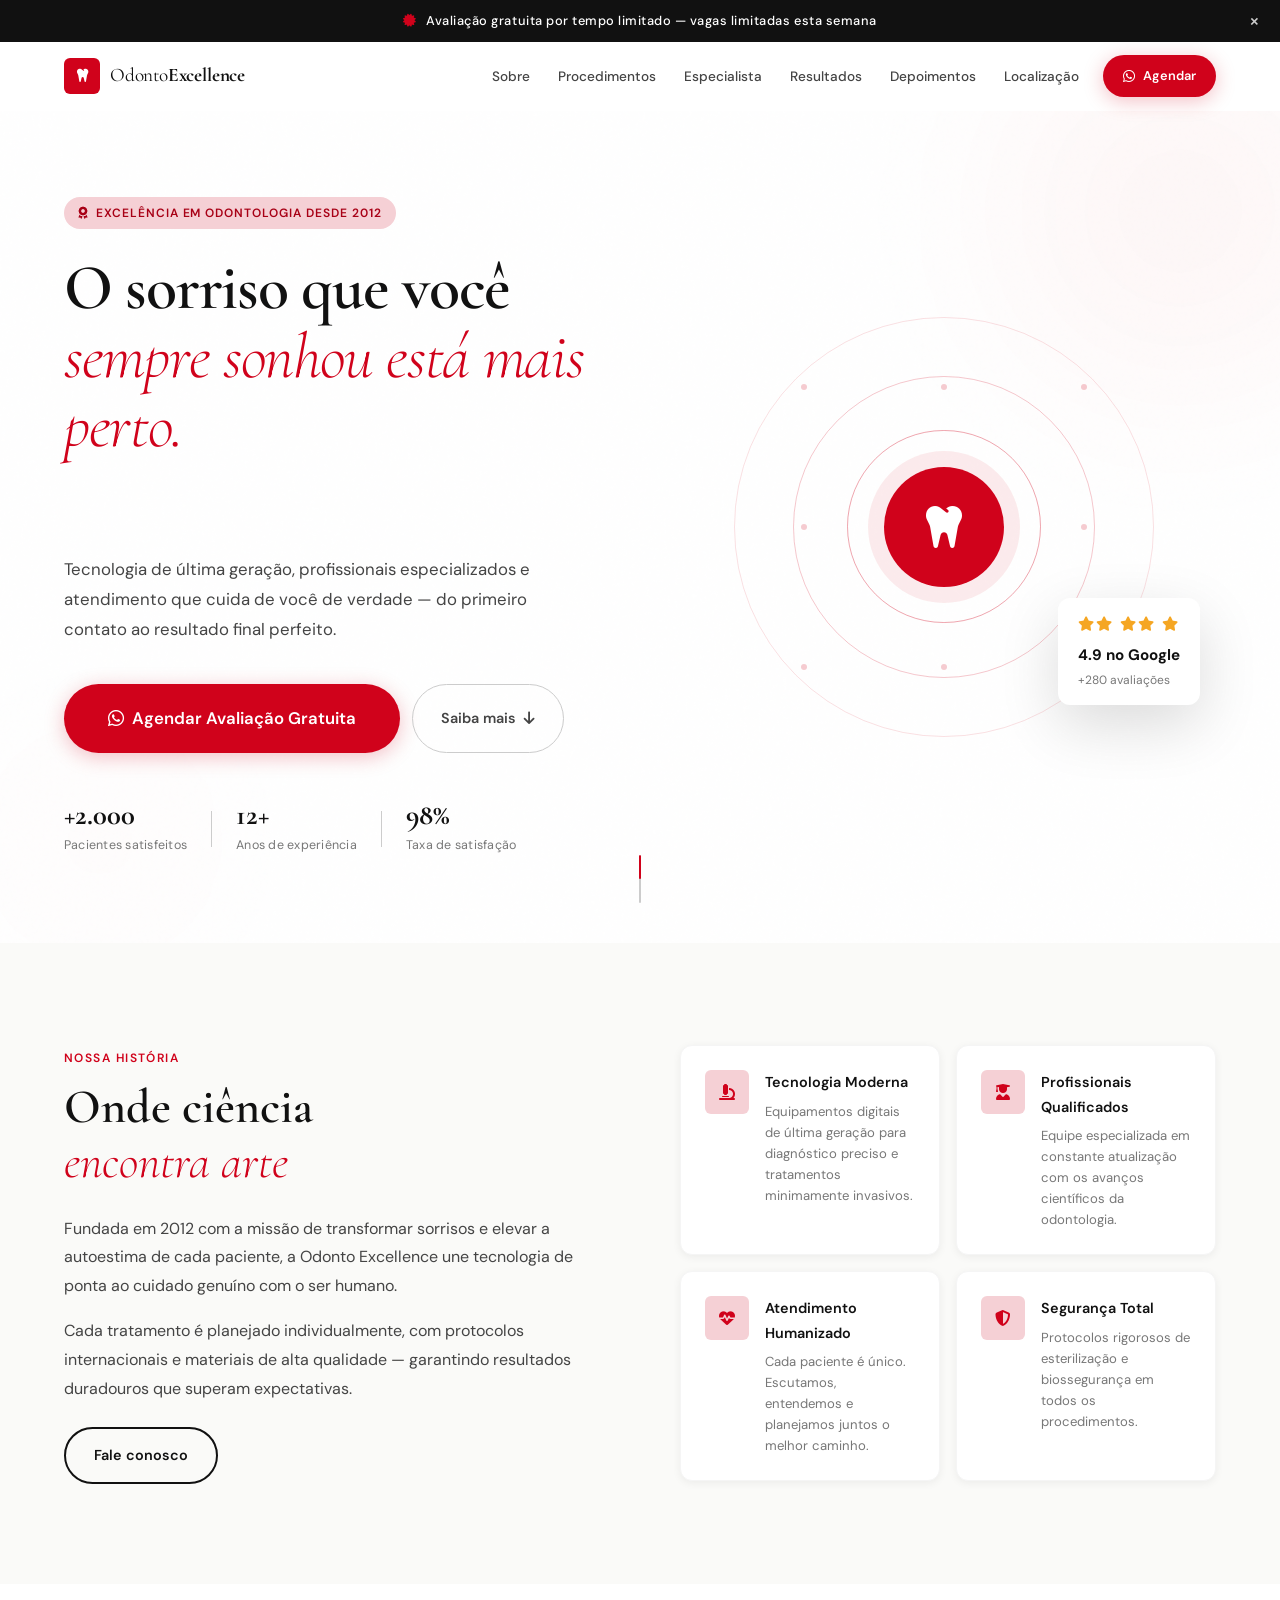
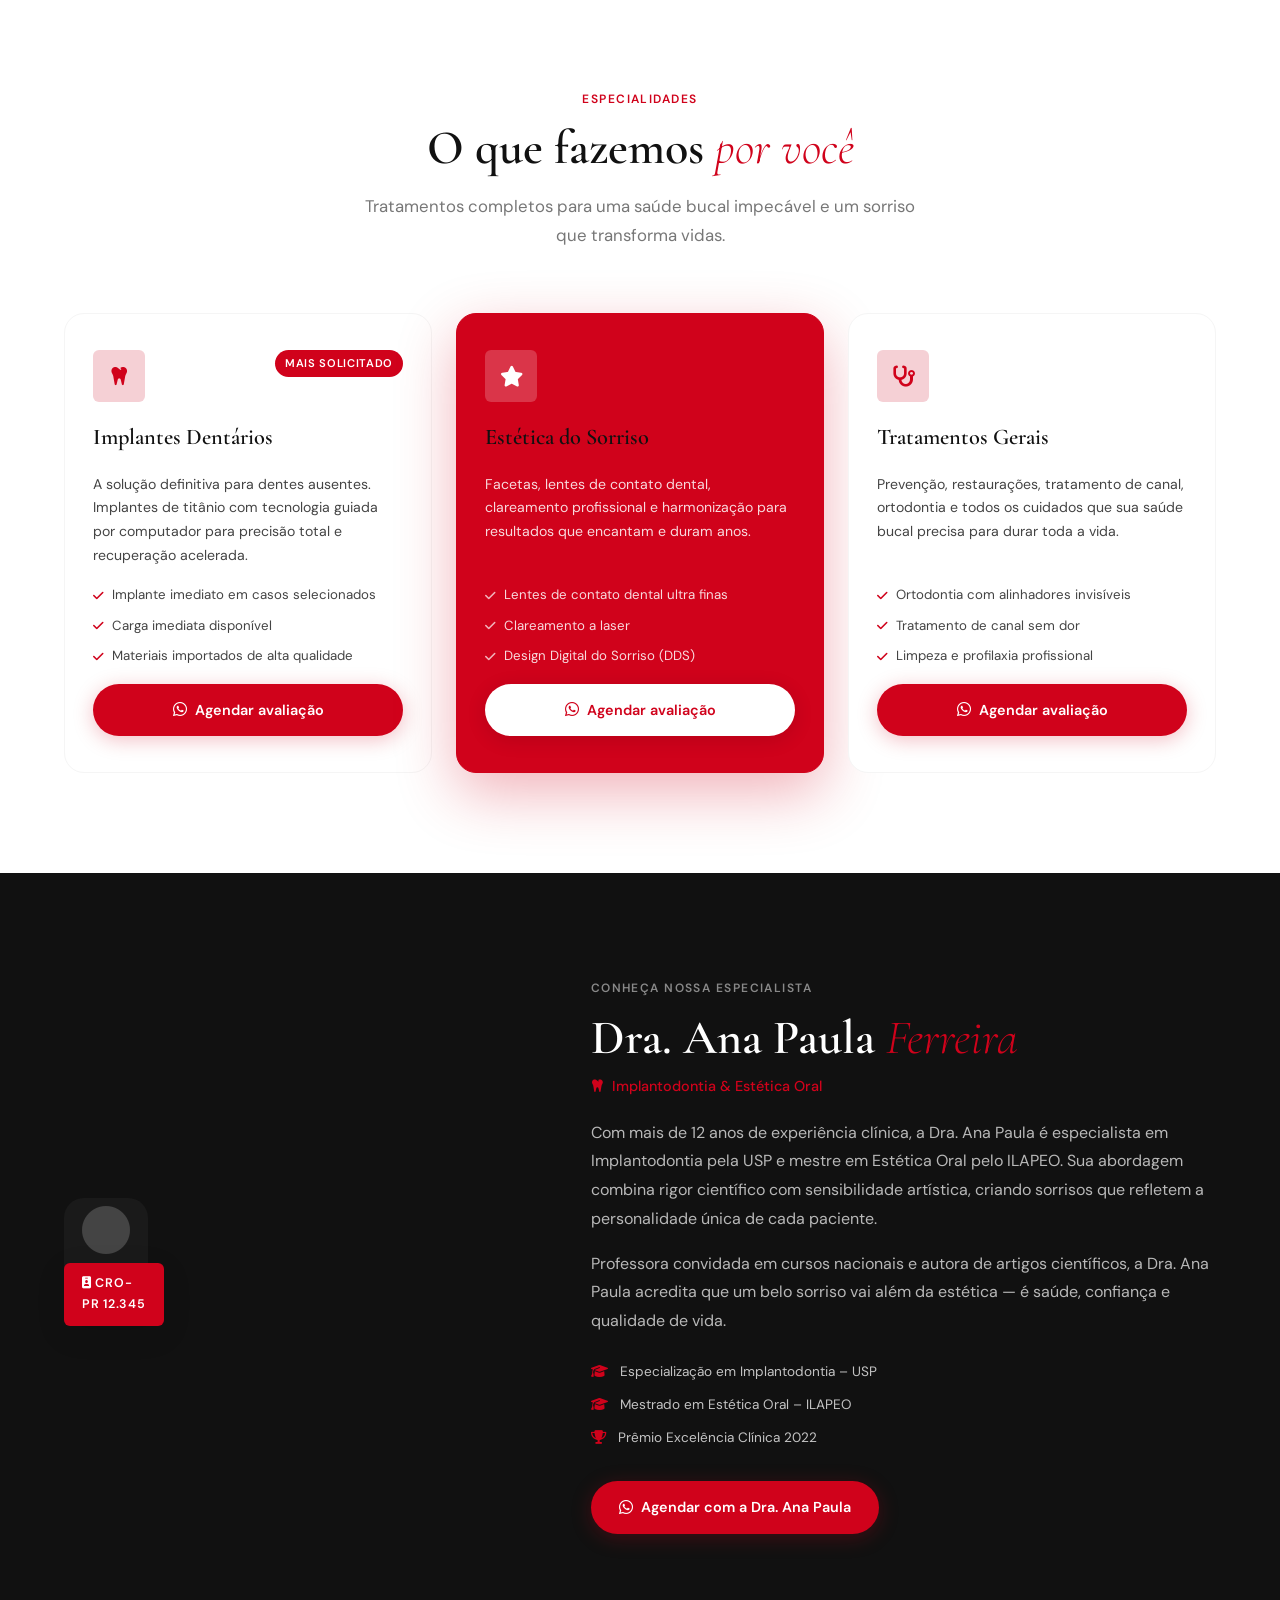
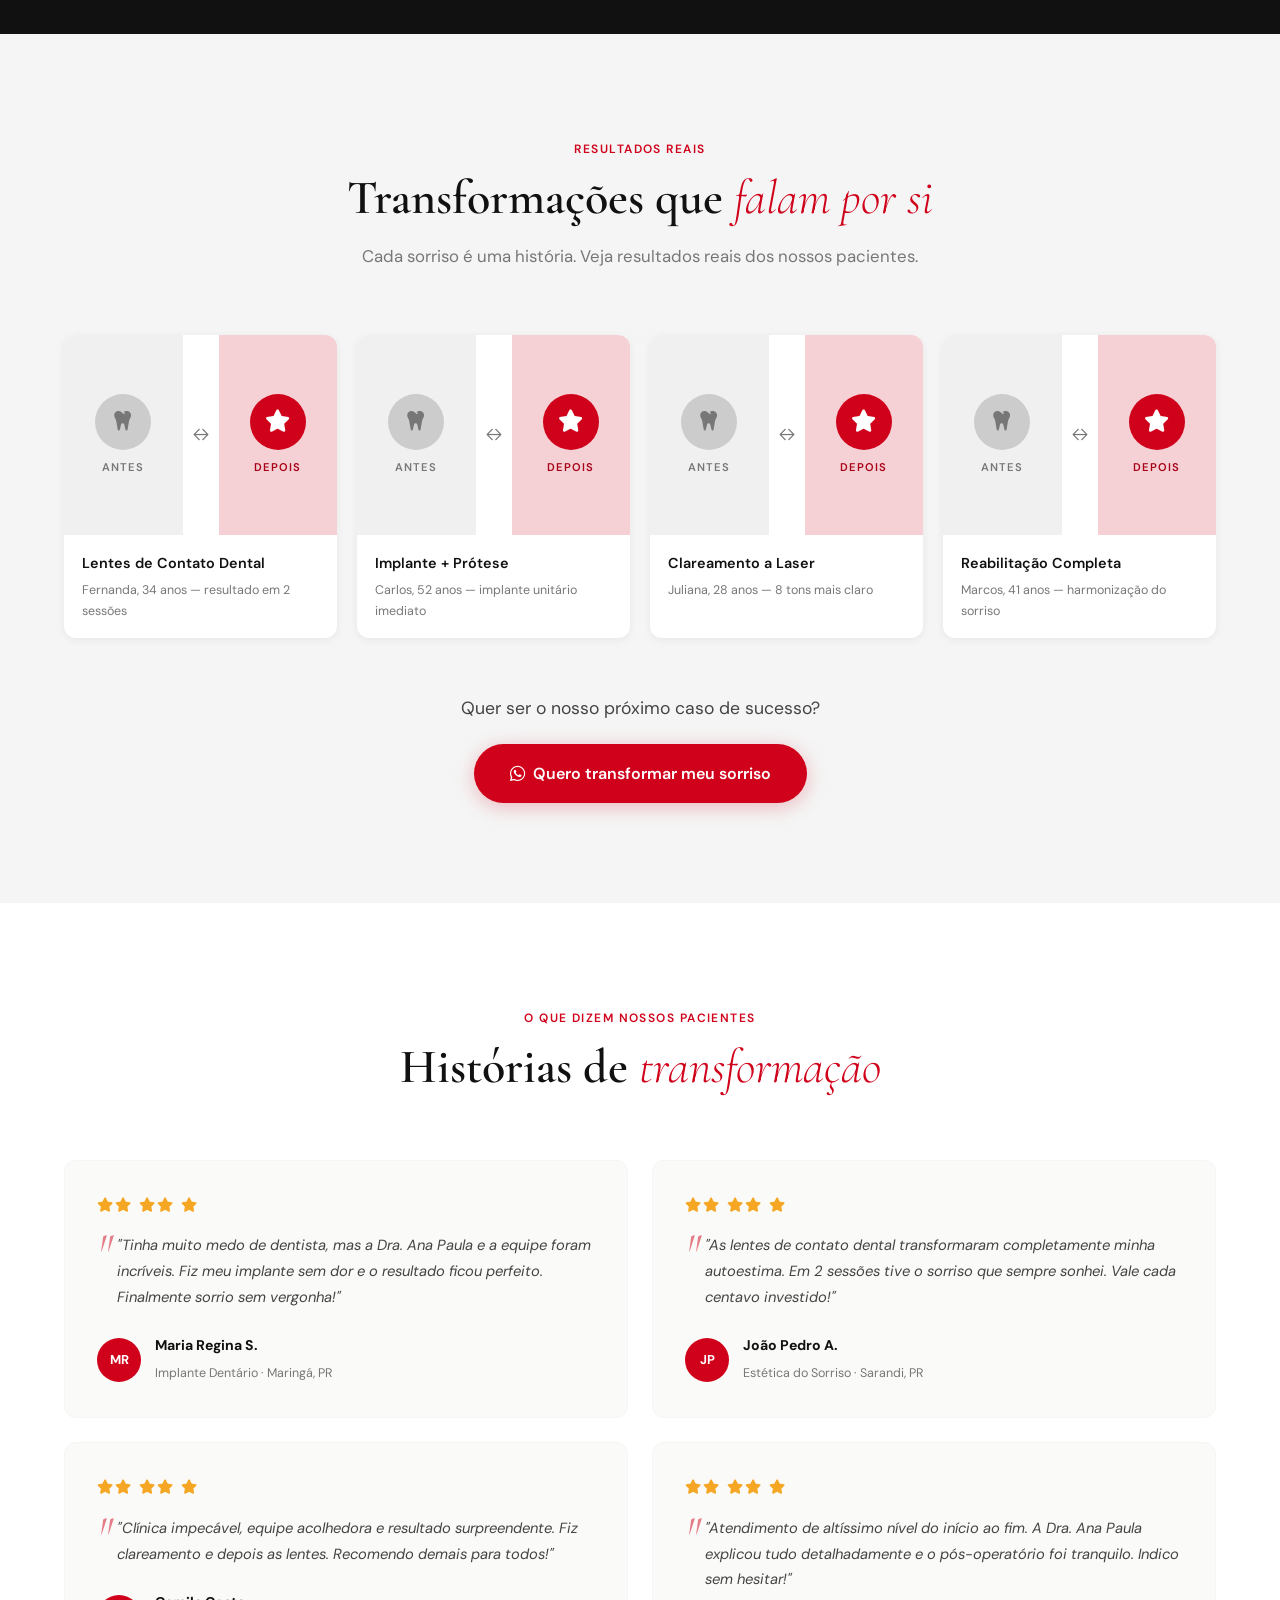
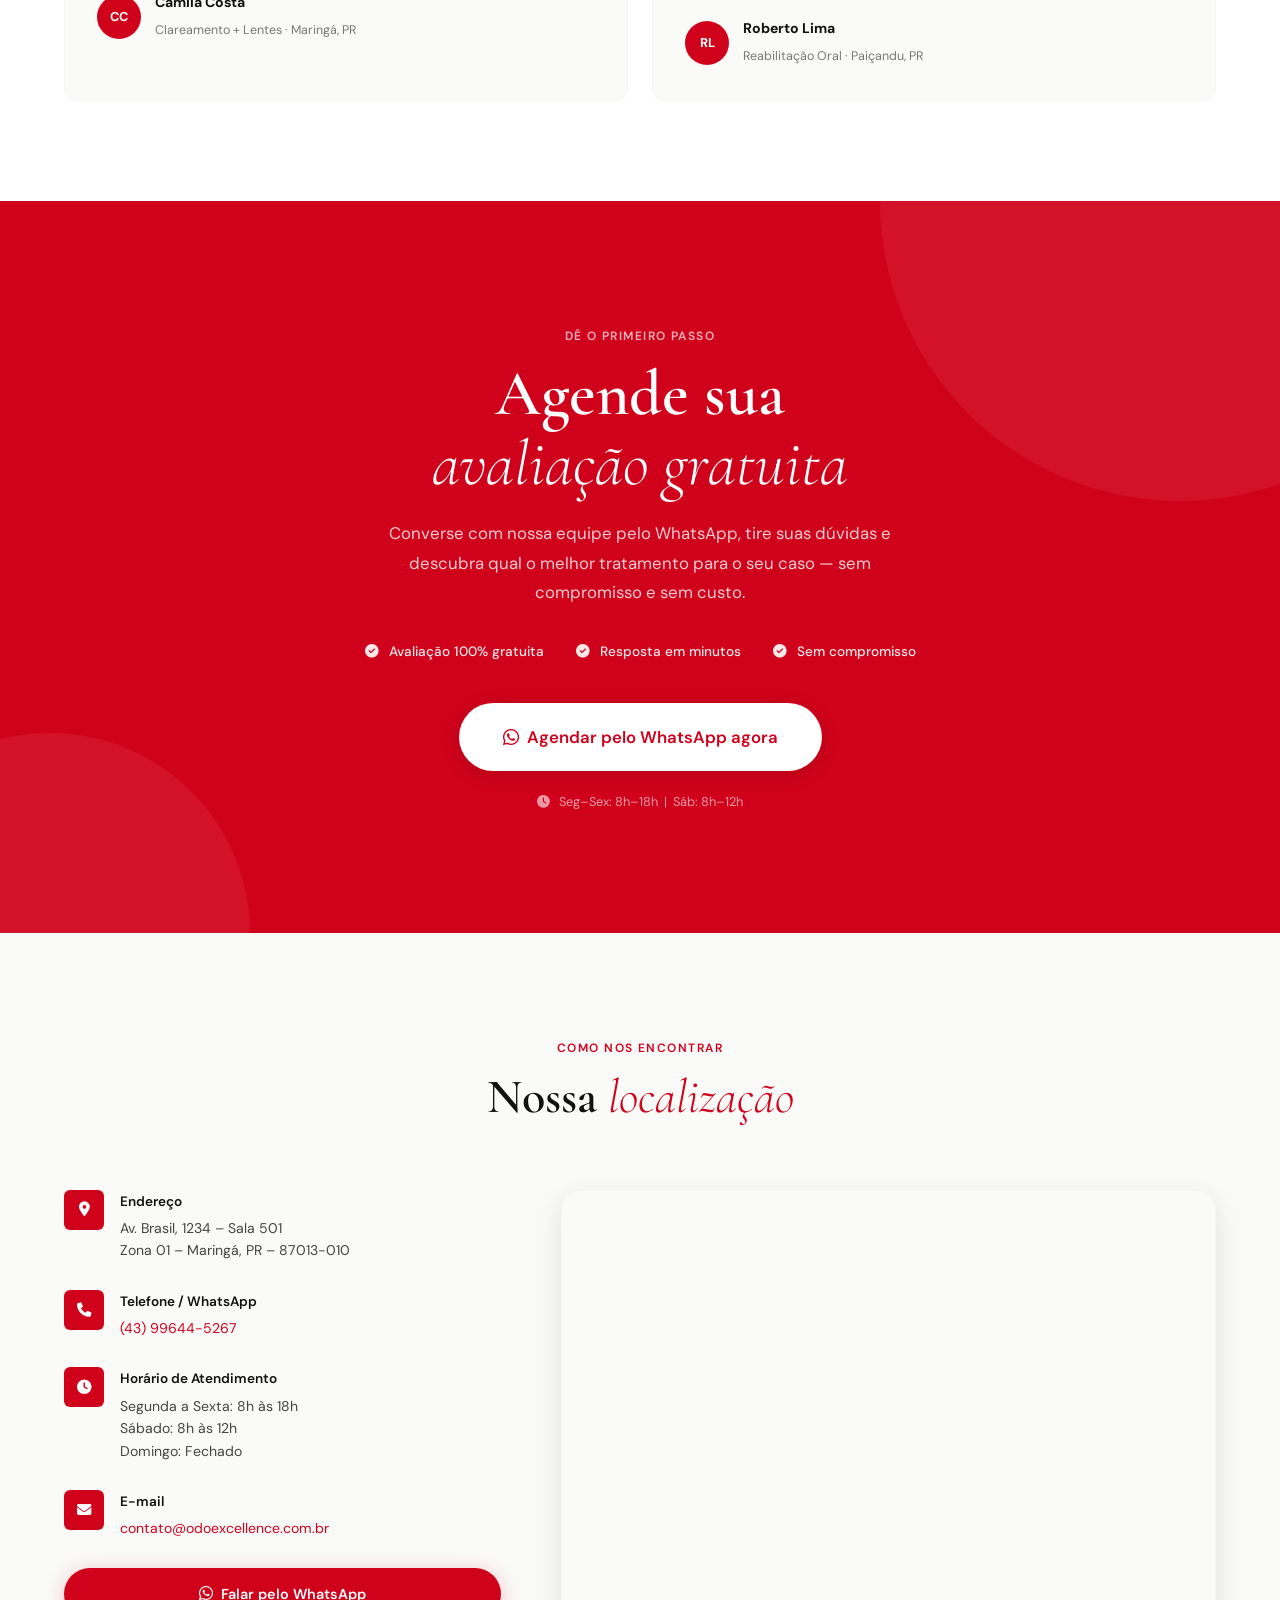
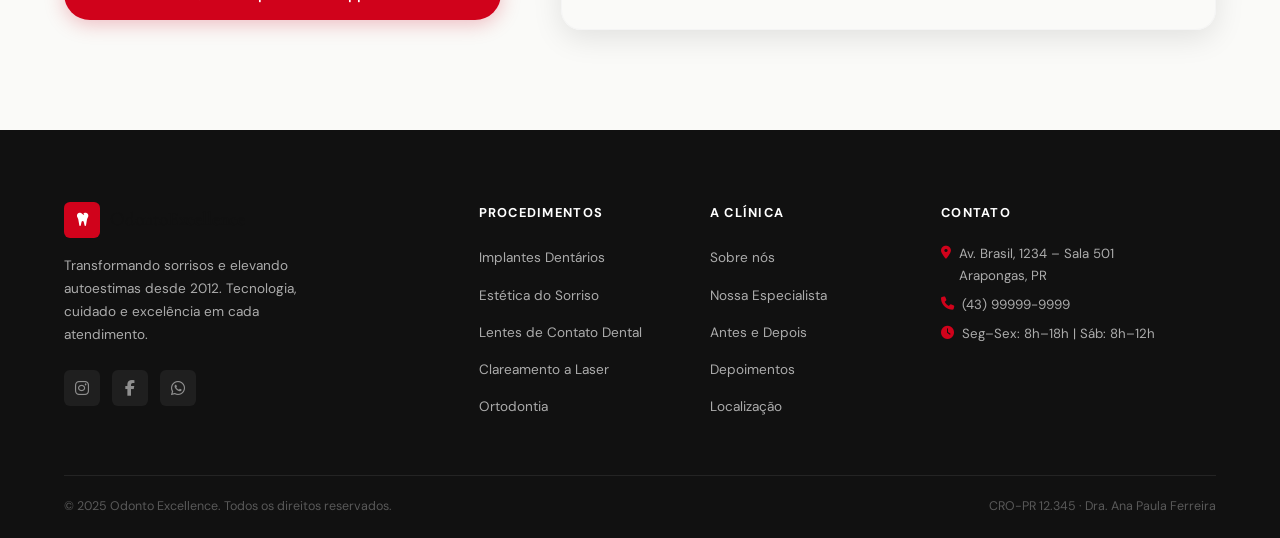
<file: index.html>
<!DOCTYPE html>
<html lang="pt-BR">
<head>
  <meta charset="UTF-8" />
  <meta name="viewport" content="width=device-width, initial-scale=1.0" />
  <meta name="description" content="Odonto Excellence – Tecnologia de ponta e atendimento humanizado para transformar o seu sorriso. Agende sua avaliação gratuita." />
  <meta name="keywords" content="dentista, implantes dentários, estética dental, clareamento, Odonto Excellence, sorriso perfeito" />
  <meta name="robots" content="index, follow" />
  <meta property="og:title" content="Odonto Excellence – Seu Sorriso, Nossa Excelência" />
  <meta property="og:description" content="Clínica odontológica especializada em implantes, estética e tratamentos gerais. Agende sua avaliação." />
  <meta property="og:type" content="website" />
  <title>Odonto Excellence – Seu Sorriso, Nossa Excelência</title>

  <!-- Google Fonts: Cormorant Garamond (display elegante) + DM Sans (corpo limpo) -->
  <link rel="preconnect" href="https://fonts.googleapis.com" />
  <link rel="preconnect" href="https://fonts.gstatic.com" crossorigin />
  <link href="https://fonts.googleapis.com/css2?family=Cormorant+Garamond:ital,wght@0,300;0,400;0,600;0,700;1,300;1,400&family=DM+Sans:wght@300;400;500;600&display=swap" rel="stylesheet" />

  <!-- Font Awesome para ícones -->
  <link rel="stylesheet" href="https://cdnjs.cloudflare.com/ajax/libs/font-awesome/6.5.1/css/all.min.css" />

  <link rel="stylesheet" href="style.css" />
</head>
<body>

  <!-- ============================================================
       BARRA DE URGÊNCIA — aumenta senso de escassez (CRO)
  ============================================================ -->
  <div class="urgency-bar" id="urgencyBar">
    <span>
      <i class="fa-solid fa-certificate"></i>
      Avaliação gratuita por tempo limitado — vagas limitadas esta semana
    </span>
    <button class="urgency-close" id="urgencyClose" aria-label="Fechar">×</button>
  </div>

  <!-- ============================================================
       NAVEGAÇÃO FIXA
  ============================================================ -->
  <nav class="navbar" id="navbar">
    <div class="nav-container">

      <!-- Logo -->
      <a href="#hero" class="nav-logo">
        <span class="logo-icon"><i class="fa-solid fa-tooth"></i></span>
        <span class="logo-text">Odonto<strong>Excellence</strong></span>
      </a>

      <!-- Links desktop -->
      <ul class="nav-links" id="navLinks">
        <li><a href="#sobre" class="nav-link">Sobre</a></li>
        <li><a href="#procedimentos" class="nav-link">Procedimentos</a></li>
        <li><a href="#dentista" class="nav-link">Especialista</a></li>
        <li><a href="#transformacoes" class="nav-link">Resultados</a></li>
        <li><a href="#depoimentos" class="nav-link">Depoimentos</a></li>
        <li><a href="#localizacao" class="nav-link">Localização</a></li>
        <li>
          <a href="https://w.app/odontoexcellencepadrebernardo"
             class="btn btn-primary btn-sm nav-cta" target="_blank" rel="noopener">
            <i class="fa-brands fa-whatsapp"></i> Agendar
          </a>
        </li>
      </ul>

      <!-- Botão hambúrguer mobile -->
      <button class="nav-toggle" id="navToggle" aria-label="Abrir menu">
        <span></span><span></span><span></span>
      </button>
    </div>
  </nav>

  <!-- ============================================================
       SEÇÃO 1 – HERO
  ============================================================ -->
  <section class="hero" id="hero">
    <!-- Formas decorativas de fundo -->
    <div class="hero-bg">
      <div class="hero-shape hero-shape-1"></div>
      <div class="hero-shape hero-shape-2"></div>
      <div class="hero-grain"></div>
    </div>

    <div class="hero-container">
      <!-- Conteúdo textual -->
      <div class="hero-content" data-animate="fade-up">
        <span class="hero-badge">
          <i class="fa-solid fa-award"></i> Excelência em Odontologia desde 2012
        </span>

        <h1 class="hero-title">
          O sorriso que você<br />
          <em>sempre sonhou está mais perto.</em><br />
          
        </h1>

        <p class="hero-subtitle">
          Tecnologia de última geração, profissionais especializados e atendimento que 
          cuida de você de verdade — do primeiro contato ao resultado final perfeito.
        </p>

        <div class="hero-actions">
          <a href="https://w.app/odontoexcellencepadrebernardo"
             class="btn btn-primary btn-xl" target="_blank" rel="noopener">
            <i class="fa-brands fa-whatsapp"></i>
            Agendar Avaliação Gratuita
          </a>
          <a href="#sobre" class="btn btn-ghost">
            Saiba mais <i class="fa-solid fa-arrow-down"></i>
          </a>
        </div>

        <!-- Estatísticas de prova social -->
        <div class="hero-stats">
          <div class="stat-item">
            <strong>+2.000</strong>
            <span>Pacientes satisfeitos</span>
          </div>
          <div class="stat-sep"></div>
          <div class="stat-item">
            <strong>12+</strong>
            <span>Anos de experiência</span>
          </div>
          <div class="stat-sep"></div>
          <div class="stat-item">
            <strong>98%</strong>
            <span>Taxa de satisfação</span>
          </div>
        </div>
      </div>

      <!-- Visual lado direito -->
      <div class="hero-visual" data-animate="fade-left">
        <div class="hero-img-wrap">
          <!-- Representação gráfica da clínica (substituir por foto real) -->
          <div class="hero-graphic">
            <div class="hg-ring hg-ring-1"></div>
            <div class="hg-ring hg-ring-2"></div>
            <div class="hg-ring hg-ring-3"></div>
            <div class="hg-center">
              <i class="fa-solid fa-tooth"></i>
            </div>
            <div class="hg-dots">
              <span></span><span></span><span></span>
              <span></span><span></span><span></span>
              <span></span><span></span><span></span>
            </div>
          </div>
          <!-- Card flutuante de avaliação -->
          <div class="hero-float-card">
            <div class="hfc-stars">
              <i class="fa-solid fa-star"></i><i class="fa-solid fa-star"></i>
              <i class="fa-solid fa-star"></i><i class="fa-solid fa-star"></i>
              <i class="fa-solid fa-star"></i>
            </div>
            <strong>4.9 no Google</strong>
            <span>+280 avaliações</span>
          </div>
        </div>
      </div>
    </div>

    <!-- Indicador de scroll -->
    <div class="hero-scroll">
      <div class="scroll-track"><div class="scroll-thumb"></div></div>
    </div>
  </section>

  <!-- ============================================================
       SEÇÃO 2 – SOBRE A CLÍNICA
  ============================================================ -->
  <section class="sobre" id="sobre">
    <div class="container">
      <div class="sobre-grid">

        <!-- Texto institucional -->
        <div class="sobre-text" data-animate="fade-right">
          <span class="section-label">Nossa história</span>
          <h2 class="section-title">
            Onde ciência<br /><em>encontra arte</em>
          </h2>
          <p class="body-text">
            Fundada em 2012 com a missão de transformar sorrisos e elevar a autoestima de cada paciente, 
            a Odonto Excellence une tecnologia de ponta ao cuidado genuíno com o ser humano.
          </p>
          <p class="body-text">
            Cada tratamento é planejado individualmente, com protocolos internacionais e materiais 
            de alta qualidade — garantindo resultados duradouros que superam expectativas.
          </p>
          <a href="https://w.app/odontoexcellencepadrebernardo"
             class="btn btn-outline" target="_blank" rel="noopener">
            Fale conosco
          </a>
        </div>

        <!-- Cards de diferenciais -->
        <div class="diferenciais-grid" data-animate="fade-left">

          <div class="dif-card">
            <div class="dif-icon"><i class="fa-solid fa-microscope"></i></div>
            <div>
              <h4>Tecnologia Moderna</h4>
              <p>Equipamentos digitais de última geração para diagnóstico preciso e tratamentos minimamente invasivos.</p>
            </div>
          </div>

          <div class="dif-card">
            <div class="dif-icon"><i class="fa-solid fa-user-graduate"></i></div>
            <div>
              <h4>Profissionais Qualificados</h4>
              <p>Equipe especializada em constante atualização com os avanços científicos da odontologia.</p>
            </div>
          </div>

          <div class="dif-card">
            <div class="dif-icon"><i class="fa-solid fa-heart-pulse"></i></div>
            <div>
              <h4>Atendimento Humanizado</h4>
              <p>Cada paciente é único. Escutamos, entendemos e planejamos juntos o melhor caminho.</p>
            </div>
          </div>

          <div class="dif-card">
            <div class="dif-icon"><i class="fa-solid fa-shield-halved"></i></div>
            <div>
              <h4>Segurança Total</h4>
              <p>Protocolos rigorosos de esterilização e biossegurança em todos os procedimentos.</p>
            </div>
          </div>

        </div>
      </div>
    </div>
  </section>

  <!-- ============================================================
       SEÇÃO 3 – PROCEDIMENTOS PRINCIPAIS
  ============================================================ -->
  <section class="procedimentos" id="procedimentos">
    <div class="container">
      <div class="section-header" data-animate="fade-up">
        <span class="section-label">Especialidades</span>
        <h2 class="section-title">O que fazemos <em>por você</em></h2>
        <p class="section-subtitle">
          Tratamentos completos para uma saúde bucal impecável e um sorriso que transforma vidas.
        </p>
      </div>

      <div class="proc-grid">

        <!-- Card Implantes -->
        <div class="proc-card" data-animate="fade-up" data-delay="0">
          <div class="proc-top">
            <div class="proc-icon"><i class="fa-solid fa-tooth"></i></div>
            <span class="proc-badge">Mais solicitado</span>
          </div>
          <h3>Implantes Dentários</h3>
          <p>A solução definitiva para dentes ausentes. Implantes de titânio com tecnologia guiada por computador para precisão total e recuperação acelerada.</p>
          <ul class="proc-list">
            <li><i class="fa-solid fa-check"></i> Implante imediato em casos selecionados</li>
            <li><i class="fa-solid fa-check"></i> Carga imediata disponível</li>
            <li><i class="fa-solid fa-check"></i> Materiais importados de alta qualidade</li>
          </ul>
          <a href="https://w.app/odontoexcellencepadrebernardo"
             class="btn btn-primary btn-block" target="_blank" rel="noopener">
            <i class="fa-brands fa-whatsapp"></i> Agendar avaliação
          </a>
        </div>

        <!-- Card Estética — destaque central -->
        <div class="proc-card proc-featured" data-animate="fade-up" data-delay="150">
          <div class="proc-top">
            <div class="proc-icon proc-icon-light"><i class="fa-solid fa-star"></i></div>
          </div>
          <h3>Estética do Sorriso</h3>
          <p>Facetas, lentes de contato dental, clareamento profissional e harmonização para resultados que encantam e duram anos.</p>
          <ul class="proc-list proc-list-light">
            <li><i class="fa-solid fa-check"></i> Lentes de contato dental ultra finas</li>
            <li><i class="fa-solid fa-check"></i> Clareamento a laser</li>
            <li><i class="fa-solid fa-check"></i> Design Digital do Sorriso (DDS)</li>
          </ul>
          <a href="https://w.app/odontoexcellencepadrebernardo"
             class="btn btn-white btn-block" target="_blank" rel="noopener">
            <i class="fa-brands fa-whatsapp"></i> Agendar avaliação
          </a>
        </div>

        <!-- Card Tratamentos Gerais -->
        <div class="proc-card" data-animate="fade-up" data-delay="300">
          <div class="proc-top">
            <div class="proc-icon"><i class="fa-solid fa-stethoscope"></i></div>
          </div>
          <h3>Tratamentos Gerais</h3>
          <p>Prevenção, restaurações, tratamento de canal, ortodontia e todos os cuidados que sua saúde bucal precisa para durar toda a vida.</p>
          <ul class="proc-list">
            <li><i class="fa-solid fa-check"></i> Ortodontia com alinhadores invisíveis</li>
            <li><i class="fa-solid fa-check"></i> Tratamento de canal sem dor</li>
            <li><i class="fa-solid fa-check"></i> Limpeza e profilaxia profissional</li>
          </ul>
          <a href="https://w.app/odontoexcellencepadrebernardo"
             class="btn btn-primary btn-block" target="_blank" rel="noopener">
            <i class="fa-brands fa-whatsapp"></i> Agendar avaliação
          </a>
        </div>

      </div>
    </div>
  </section>

  <!-- ============================================================
       SEÇÃO 4 – APRESENTAÇÃO DO ESPECIALISTA
  ============================================================ -->
  <section class="dentista" id="dentista">
    <div class="container">
      <div class="dentista-grid">

        <!-- Foto -->
        <div class="dentista-photo-col" data-animate="fade-right">
          <div class="dentista-photo-frame">
            <!-- Substitua pelo <img> real da dentista -->
            <div class="dentista-photo-placeholder">
              <i class="fa-solid fa-user-doctor"></i>
            </div>
            <div class="dentista-cro-badge">
              <i class="fa-solid fa-id-badge"></i> CRO-PR 12.345
            </div>
          </div>
        </div>

        <!-- Bio -->
        <div class="dentista-info" data-animate="fade-left">
          <span class="section-label">Conheça nossa especialista</span>
          <h2 class="section-title">
            Dra. Ana Paula <em>Ferreira</em>
          </h2>
          <p class="dentista-espec">
            <i class="fa-solid fa-tooth"></i> Implantodontia &amp; Estética Oral
          </p>
          <p class="body-text">
            Com mais de 12 anos de experiência clínica, a Dra. Ana Paula é especialista em 
            Implantodontia pela USP e mestre em Estética Oral pelo ILAPEO. Sua abordagem combina 
            rigor científico com sensibilidade artística, criando sorrisos que refletem a 
            personalidade única de cada paciente.
          </p>
          <p class="body-text">
            Professora convidada em cursos nacionais e autora de artigos científicos, a Dra. Ana Paula 
            acredita que um belo sorriso vai além da estética — é saúde, confiança e qualidade de vida.
          </p>
          <div class="dentista-creds">
            <div class="cred">
              <i class="fa-solid fa-graduation-cap"></i>
              <span>Especialização em Implantodontia – USP</span>
            </div>
            <div class="cred">
              <i class="fa-solid fa-graduation-cap"></i>
              <span>Mestrado em Estética Oral – ILAPEO</span>
            </div>
            <div class="cred">
              <i class="fa-solid fa-trophy"></i>
              <span>Prêmio Excelência Clínica 2022</span>
            </div>
          </div>
          <a href="https://w.app/odontoexcellencepadrebernardo"
             class="btn btn-primary" target="_blank" rel="noopener">
            <i class="fa-brands fa-whatsapp"></i> Agendar com a Dra. Ana Paula
          </a>
        </div>
      </div>
    </div>
  </section>

  <!-- ============================================================
       SEÇÃO 5 – ANTES E DEPOIS
  ============================================================ -->
  <section class="transformacoes" id="transformacoes">
    <div class="container">
      <div class="section-header" data-animate="fade-up">
        <span class="section-label">Resultados reais</span>
        <h2 class="section-title">Transformações que <em>falam por si</em></h2>
        <p class="section-subtitle">Cada sorriso é uma história. Veja resultados reais dos nossos pacientes.</p>
      </div>

      <div class="transf-grid">

        <!-- Transformação 1 -->
        <div class="transf-card" data-animate="fade-up" data-delay="0">
          <div class="transf-split">
            <div class="transf-before">
              <div class="transf-visual tv-before"><i class="fa-solid fa-tooth"></i></div>
              <span>Antes</span>
            </div>
            <div class="transf-arrow">↔</div>
            <div class="transf-after">
              <div class="transf-visual tv-after"><i class="fa-solid fa-star"></i></div>
              <span>Depois</span>
            </div>
          </div>
          <div class="transf-desc">
            <h4>Lentes de Contato Dental</h4>
            <p>Fernanda, 34 anos — resultado em 2 sessões</p>
          </div>
        </div>

        <!-- Transformação 2 -->
        <div class="transf-card" data-animate="fade-up" data-delay="150">
          <div class="transf-split">
            <div class="transf-before">
              <div class="transf-visual tv-before"><i class="fa-solid fa-tooth"></i></div>
              <span>Antes</span>
            </div>
            <div class="transf-arrow">↔</div>
            <div class="transf-after">
              <div class="transf-visual tv-after"><i class="fa-solid fa-star"></i></div>
              <span>Depois</span>
            </div>
          </div>
          <div class="transf-desc">
            <h4>Implante + Prótese</h4>
            <p>Carlos, 52 anos — implante unitário imediato</p>
          </div>
        </div>

        <!-- Transformação 3 -->
        <div class="transf-card" data-animate="fade-up" data-delay="300">
          <div class="transf-split">
            <div class="transf-before">
              <div class="transf-visual tv-before"><i class="fa-solid fa-tooth"></i></div>
              <span>Antes</span>
            </div>
            <div class="transf-arrow">↔</div>
            <div class="transf-after">
              <div class="transf-visual tv-after"><i class="fa-solid fa-star"></i></div>
              <span>Depois</span>
            </div>
          </div>
          <div class="transf-desc">
            <h4>Clareamento a Laser</h4>
            <p>Juliana, 28 anos — 8 tons mais claro</p>
          </div>
        </div>

        <!-- Transformação 4 -->
        <div class="transf-card" data-animate="fade-up" data-delay="450">
          <div class="transf-split">
            <div class="transf-before">
              <div class="transf-visual tv-before"><i class="fa-solid fa-tooth"></i></div>
              <span>Antes</span>
            </div>
            <div class="transf-arrow">↔</div>
            <div class="transf-after">
              <div class="transf-visual tv-after"><i class="fa-solid fa-star"></i></div>
              <span>Depois</span>
            </div>
          </div>
          <div class="transf-desc">
            <h4>Reabilitação Completa</h4>
            <p>Marcos, 41 anos — harmonização do sorriso</p>
          </div>
        </div>

      </div>

      <div class="transf-cta" data-animate="fade-up">
        <p>Quer ser o nosso próximo caso de sucesso?</p>
        <a href="https://w.app/odontoexcellencepadrebernardo"
           class="btn btn-primary btn-lg" target="_blank" rel="noopener">
          <i class="fa-brands fa-whatsapp"></i> Quero transformar meu sorriso
        </a>
      </div>
    </div>
  </section>

  <!-- ============================================================
       SEÇÃO 6 – DEPOIMENTOS
  ============================================================ -->
  <section class="depoimentos" id="depoimentos">
    <div class="container">
      <div class="section-header" data-animate="fade-up">
        <span class="section-label">O que dizem nossos pacientes</span>
        <h2 class="section-title">Histórias de <em>transformação</em></h2>
      </div>

      <div class="dep-grid">

        <div class="dep-card" data-animate="fade-up" data-delay="0">
          <div class="dep-stars">
            <i class="fa-solid fa-star"></i><i class="fa-solid fa-star"></i>
            <i class="fa-solid fa-star"></i><i class="fa-solid fa-star"></i>
            <i class="fa-solid fa-star"></i>
          </div>
          <blockquote>
            "Tinha muito medo de dentista, mas a Dra. Ana Paula e a equipe foram incríveis. 
            Fiz meu implante sem dor e o resultado ficou perfeito. Finalmente sorrio sem vergonha!"
          </blockquote>
          <div class="dep-author">
            <div class="dep-avatar">MR</div>
            <div class="dep-info">
              <strong>Maria Regina S.</strong>
              <span>Implante Dentário · Maringá, PR</span>
            </div>
          </div>
        </div>

        <div class="dep-card" data-animate="fade-up" data-delay="150">
          <div class="dep-stars">
            <i class="fa-solid fa-star"></i><i class="fa-solid fa-star"></i>
            <i class="fa-solid fa-star"></i><i class="fa-solid fa-star"></i>
            <i class="fa-solid fa-star"></i>
          </div>
          <blockquote>
            "As lentes de contato dental transformaram completamente minha autoestima. 
            Em 2 sessões tive o sorriso que sempre sonhei. Vale cada centavo investido!"
          </blockquote>
          <div class="dep-author">
            <div class="dep-avatar">JP</div>
            <div class="dep-info">
              <strong>João Pedro A.</strong>
              <span>Estética do Sorriso · Sarandi, PR</span>
            </div>
          </div>
        </div>

        <div class="dep-card" data-animate="fade-up" data-delay="300">
          <div class="dep-stars">
            <i class="fa-solid fa-star"></i><i class="fa-solid fa-star"></i>
            <i class="fa-solid fa-star"></i><i class="fa-solid fa-star"></i>
            <i class="fa-solid fa-star"></i>
          </div>
          <blockquote>
            "Clínica impecável, equipe acolhedora e resultado surpreendente. 
            Fiz clareamento e depois as lentes. Recomendo demais para todos!"
          </blockquote>
          <div class="dep-author">
            <div class="dep-avatar">CC</div>
            <div class="dep-info">
              <strong>Camila Costa</strong>
              <span>Clareamento + Lentes · Maringá, PR</span>
            </div>
          </div>
        </div>

        <div class="dep-card" data-animate="fade-up" data-delay="450">
          <div class="dep-stars">
            <i class="fa-solid fa-star"></i><i class="fa-solid fa-star"></i>
            <i class="fa-solid fa-star"></i><i class="fa-solid fa-star"></i>
            <i class="fa-solid fa-star"></i>
          </div>
          <blockquote>
            "Atendimento de altíssimo nível do início ao fim. A Dra. Ana Paula explicou tudo 
            detalhadamente e o pós-operatório foi tranquilo. Indico sem hesitar!"
          </blockquote>
          <div class="dep-author">
            <div class="dep-avatar">RL</div>
            <div class="dep-info">
              <strong>Roberto Lima</strong>
              <span>Reabilitação Oral · Paiçandu, PR</span>
            </div>
          </div>
        </div>

      </div>
    </div>
  </section>

  <!-- ============================================================
       SEÇÃO 7 – CTA FINAL
  ============================================================ -->
  <section class="cta-final" id="agendar">
    <div class="cta-bg">
      <div class="cta-shape cta-s1"></div>
      <div class="cta-shape cta-s2"></div>
    </div>
    <div class="container">
      <div class="cta-content" data-animate="fade-up">
        <span class="section-label section-label-light">Dê o primeiro passo</span>
        <h2 class="cta-title">
          Agende sua<br /><em>avaliação gratuita</em>
        </h2>
        <p class="cta-subtitle">
          Converse com nossa equipe pelo WhatsApp, tire suas dúvidas e descubra qual o 
          melhor tratamento para o seu caso — sem compromisso e sem custo.
        </p>
        <div class="cta-checks">
          <span><i class="fa-solid fa-circle-check"></i> Avaliação 100% gratuita</span>
          <span><i class="fa-solid fa-circle-check"></i> Resposta em minutos</span>
          <span><i class="fa-solid fa-circle-check"></i> Sem compromisso</span>
        </div>
        <a href="https://w.app/odontoexcellencepadrebernardo"
           class="btn btn-white btn-xl" target="_blank" rel="noopener">
          <i class="fa-brands fa-whatsapp"></i> Agendar pelo WhatsApp agora
        </a>
        <p class="cta-note">
          <i class="fa-solid fa-clock"></i> Seg–Sex: 8h–18h &nbsp;|&nbsp; Sáb: 8h–12h
        </p>
      </div>
    </div>
  </section>

  <!-- ============================================================
       SEÇÃO 8 – LOCALIZAÇÃO
  ============================================================ -->
  <section class="localizacao" id="localizacao">
    <div class="container">
      <div class="section-header" data-animate="fade-up">
        <span class="section-label">Como nos encontrar</span>
        <h2 class="section-title">Nossa <em>localização</em></h2>
      </div>
      <div class="loc-grid">

        <!-- Informações de contato -->
        <div class="loc-info" data-animate="fade-right">

          <div class="loc-item">
            <div class="loc-ico"><i class="fa-solid fa-location-dot"></i></div>
            <div>
              <h4>Endereço</h4>
              <p>Av. Brasil, 1234 – Sala 501<br />Zona 01 – Maringá, PR – 87013-010</p>
            </div>
          </div>

          <div class="loc-item">
            <div class="loc-ico"><i class="fa-solid fa-phone"></i></div>
            <div>
              <h4>Telefone / WhatsApp</h4>
              <p><a href="tel:+5543996445267">(43) 99644-5267</a></p>
            </div>
          </div>

          <div class="loc-item">
            <div class="loc-ico"><i class="fa-solid fa-clock"></i></div>
            <div>
              <h4>Horário de Atendimento</h4>
              <p>Segunda a Sexta: 8h às 18h<br />Sábado: 8h às 12h<br />Domingo: Fechado</p>
            </div>
          </div>

          <div class="loc-item">
            <div class="loc-ico"><i class="fa-solid fa-envelope"></i></div>
            <div>
              <h4>E-mail</h4>
              <p><a href="mailto:contato@odoexcellence.com.br">contato@odoexcellence.com.br</a></p>
            </div>
          </div>

          <a href="https://w.app/odontoexcellencepadrebernardo"
             class="btn btn-primary" target="_blank" rel="noopener">
            <i class="fa-brands fa-whatsapp"></i> Falar pelo WhatsApp
          </a>
        </div>

        <!-- Mapa Google Maps -->
        <div class="loc-map" data-animate="fade-left">
          <!--
            INSTRUÇÃO: Substitua a URL abaixo pelo link embed real da clínica:
            Google Maps → compartilhar → incorporar mapa → copiar iframe src
          -->
          <iframe
            src="https://www.google.com/maps/embed?pb=!1m18!1m12!1m3!1d3661.8786186956445!2d-51.419573!3d-23.392608!2m3!1f0!2f0!3f0!3m2!1i1024!2i768!4f13.1!3m3!1m2!1s0x94eca12a98dff3c5%3A0x775444c011b38517!2sOdonto%20Excellence%20Arapongas!5e0!3m2!1spt-BR!2sbr!4v1773688683266!5m2!1spt-BR!2sb" 
            width="100%" 
            height="100%" 
            style="border:0;" 
            allowfullscreen="" 
            loading="lazy" 
            title="Localização Odonto Excellence – Arapongas, PR"></iframe>
          </iframe>
        </div>

      </div>
    </div>
  </section>

  <!-- ============================================================
       RODAPÉ
  ============================================================ -->
  <footer class="footer">
    <div class="container">
      <div class="footer-grid">

        <div class="footer-brand">
          <a href="#hero" class="nav-logo">
            <span class="logo-icon"><i class="fa-solid fa-tooth"></i></span>
            <span class="logo-text">Odonto<strong>Excellence</strong></span>
          </a>
          <p>Transformando sorrisos e elevando autoestimas desde 2012. Tecnologia, cuidado e excelência em cada atendimento.</p>
          <div class="footer-social">
            <a href="#" aria-label="Instagram"><i class="fa-brands fa-instagram"></i></a>
            <a href="#" aria-label="Facebook"><i class="fa-brands fa-facebook-f"></i></a>
            <a href="https://w.app/odontoexcellencepadrebernardo" aria-label="WhatsApp" target="_blank" rel="noopener"><i class="fa-brands fa-whatsapp"></i></a>
          </div>
        </div>

        <div class="footer-col">
          <h5>Procedimentos</h5>
          <ul>
            <li><a href="#procedimentos">Implantes Dentários</a></li>
            <li><a href="#procedimentos">Estética do Sorriso</a></li>
            <li><a href="#procedimentos">Lentes de Contato Dental</a></li>
            <li><a href="#procedimentos">Clareamento a Laser</a></li>
            <li><a href="#procedimentos">Ortodontia</a></li>
          </ul>
        </div>

        <div class="footer-col">
          <h5>A Clínica</h5>
          <ul>
            <li><a href="#sobre">Sobre nós</a></li>
            <li><a href="#dentista">Nossa Especialista</a></li>
            <li><a href="#transformacoes">Antes e Depois</a></li>
            <li><a href="#depoimentos">Depoimentos</a></li>
            <li><a href="#localizacao">Localização</a></li>
          </ul>
        </div>

        <div class="footer-col">
          <h5>Contato</h5>
          <p><i class="fa-solid fa-location-dot"></i> Av. Brasil, 1234 – Sala 501<br />Arapongas, PR</p>
          <p><i class="fa-solid fa-phone"></i> <a href="tel:+5544999999999">(43) 99999-9999</a></p>
          <p><i class="fa-solid fa-clock"></i> Seg–Sex: 8h–18h | Sáb: 8h–12h</p>
        </div>

      </div>

      <div class="footer-bottom">
        <p>© 2025 Odonto Excellence. Todos os direitos reservados.</p>
        <p>CRO-PR 12.345 · Dra. Ana Paula Ferreira</p>
      </div>
    </div>
  </footer>

  <!-- ============================================================
       BOTÃO WHATSAPP FLUTUANTE (sempre visível)
  ============================================================ -->
  <a href="https://w.app/odontoexcellencepadrebernardo"
     class="wf-float" id="wfFloat" target="_blank" rel="noopener" aria-label="Falar pelo WhatsApp">
    <i class="fa-brands fa-whatsapp"></i>
    <span class="wf-pulse"></span>
    <span class="wf-tooltip">Agendar agora!</span>
  </a>

  <script src="script.js"></script>
</body>
</html>
</file>
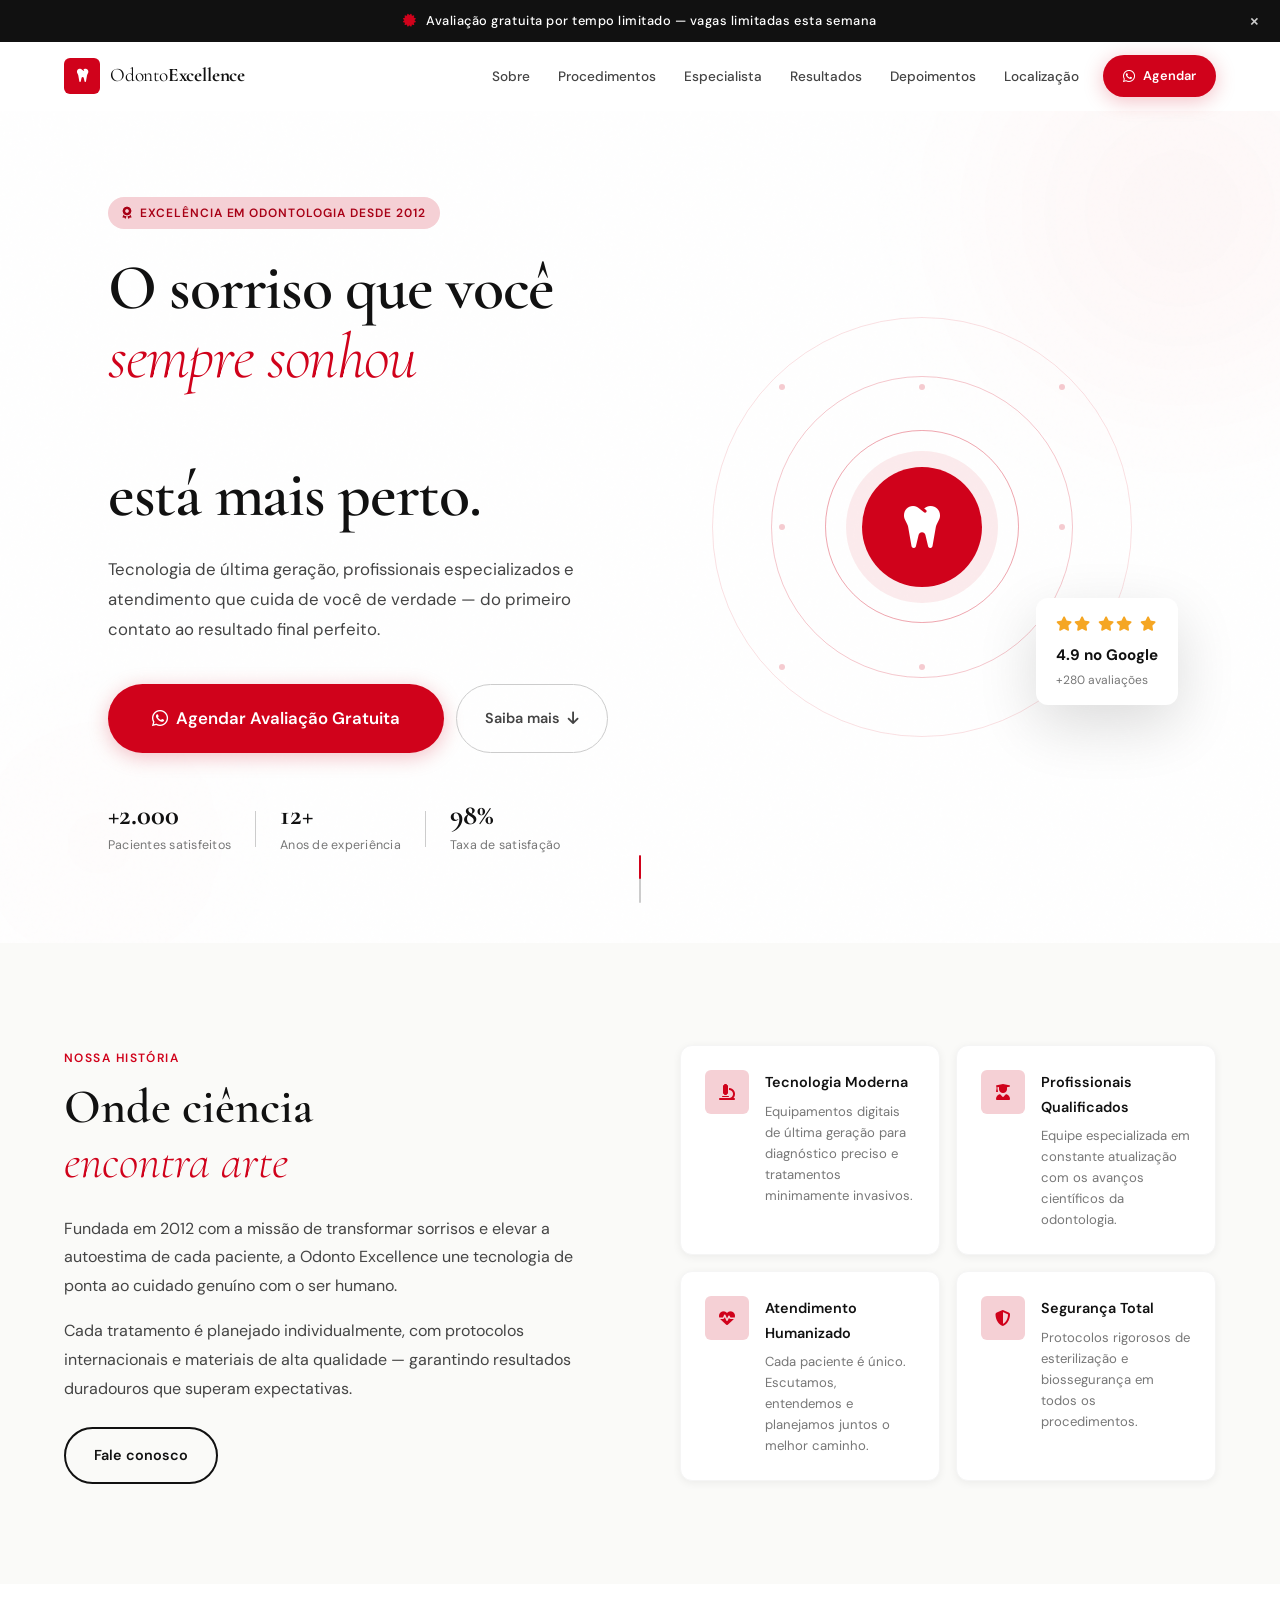
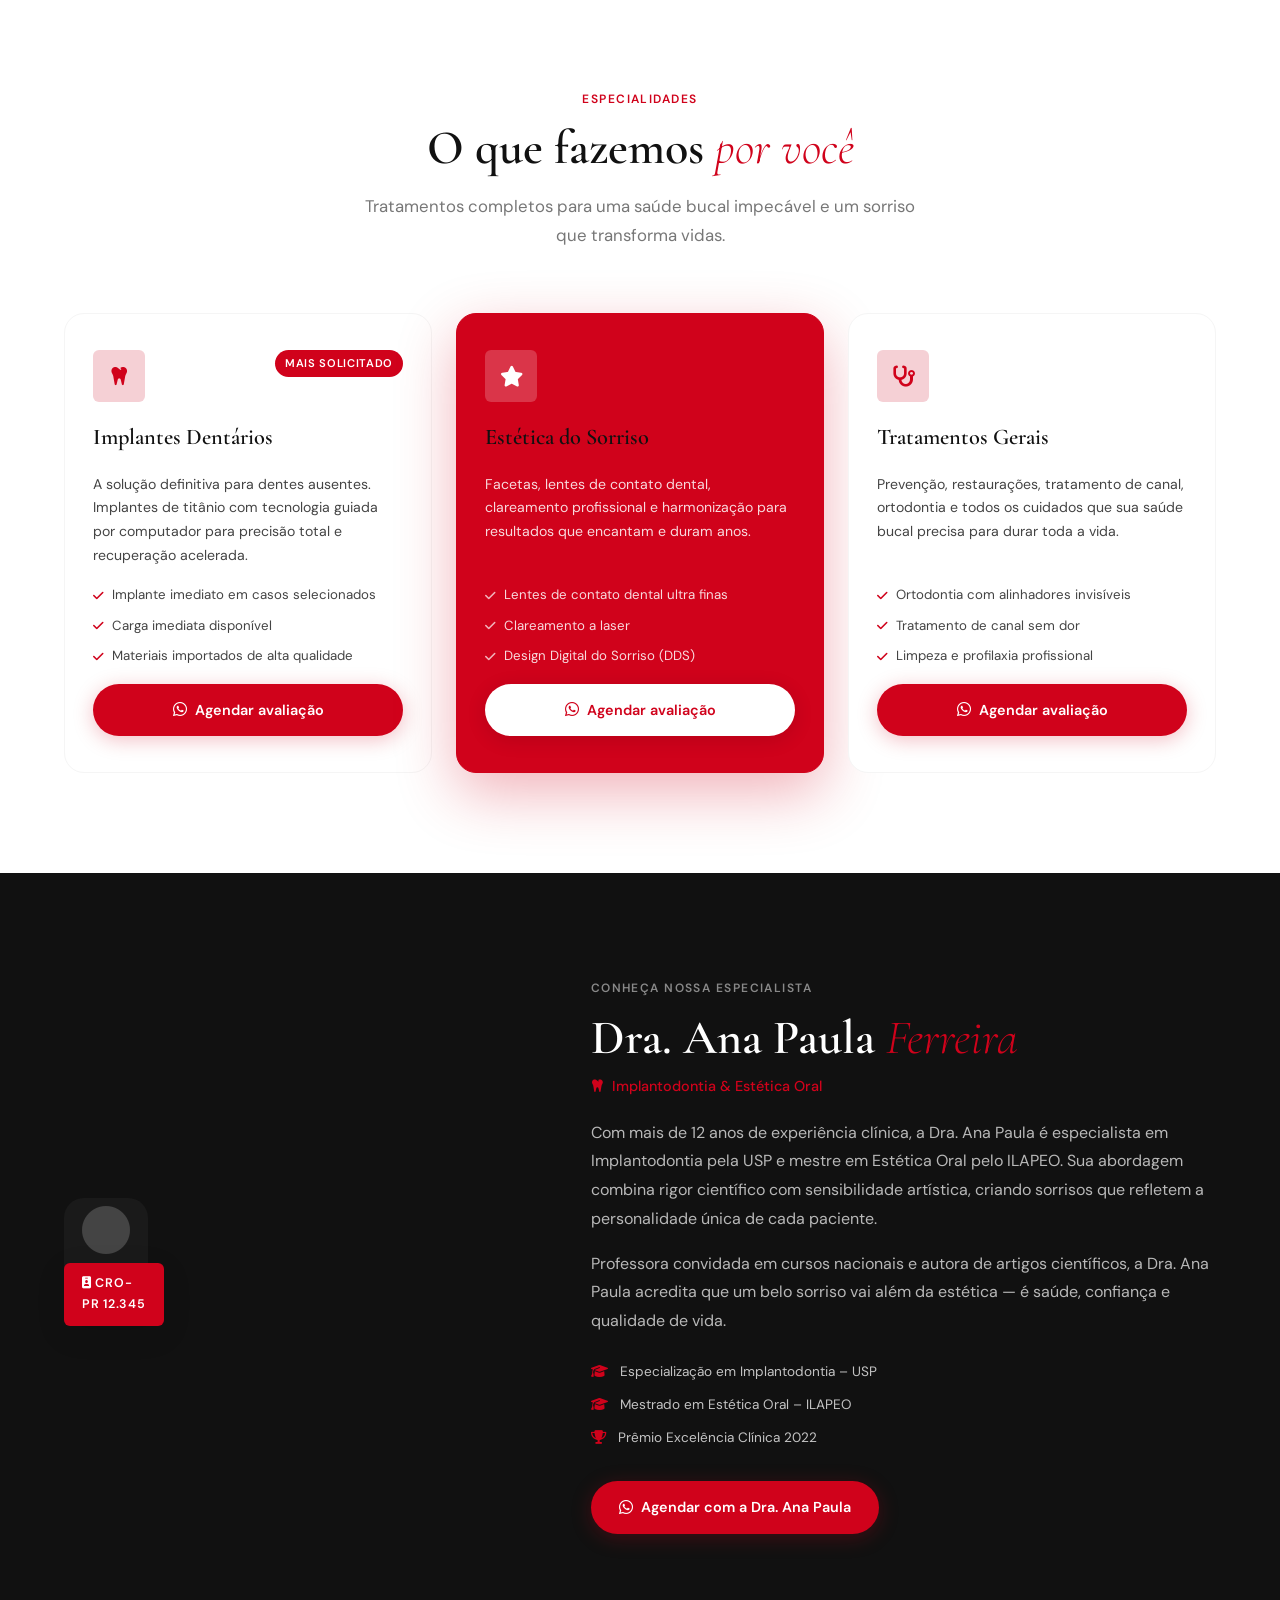
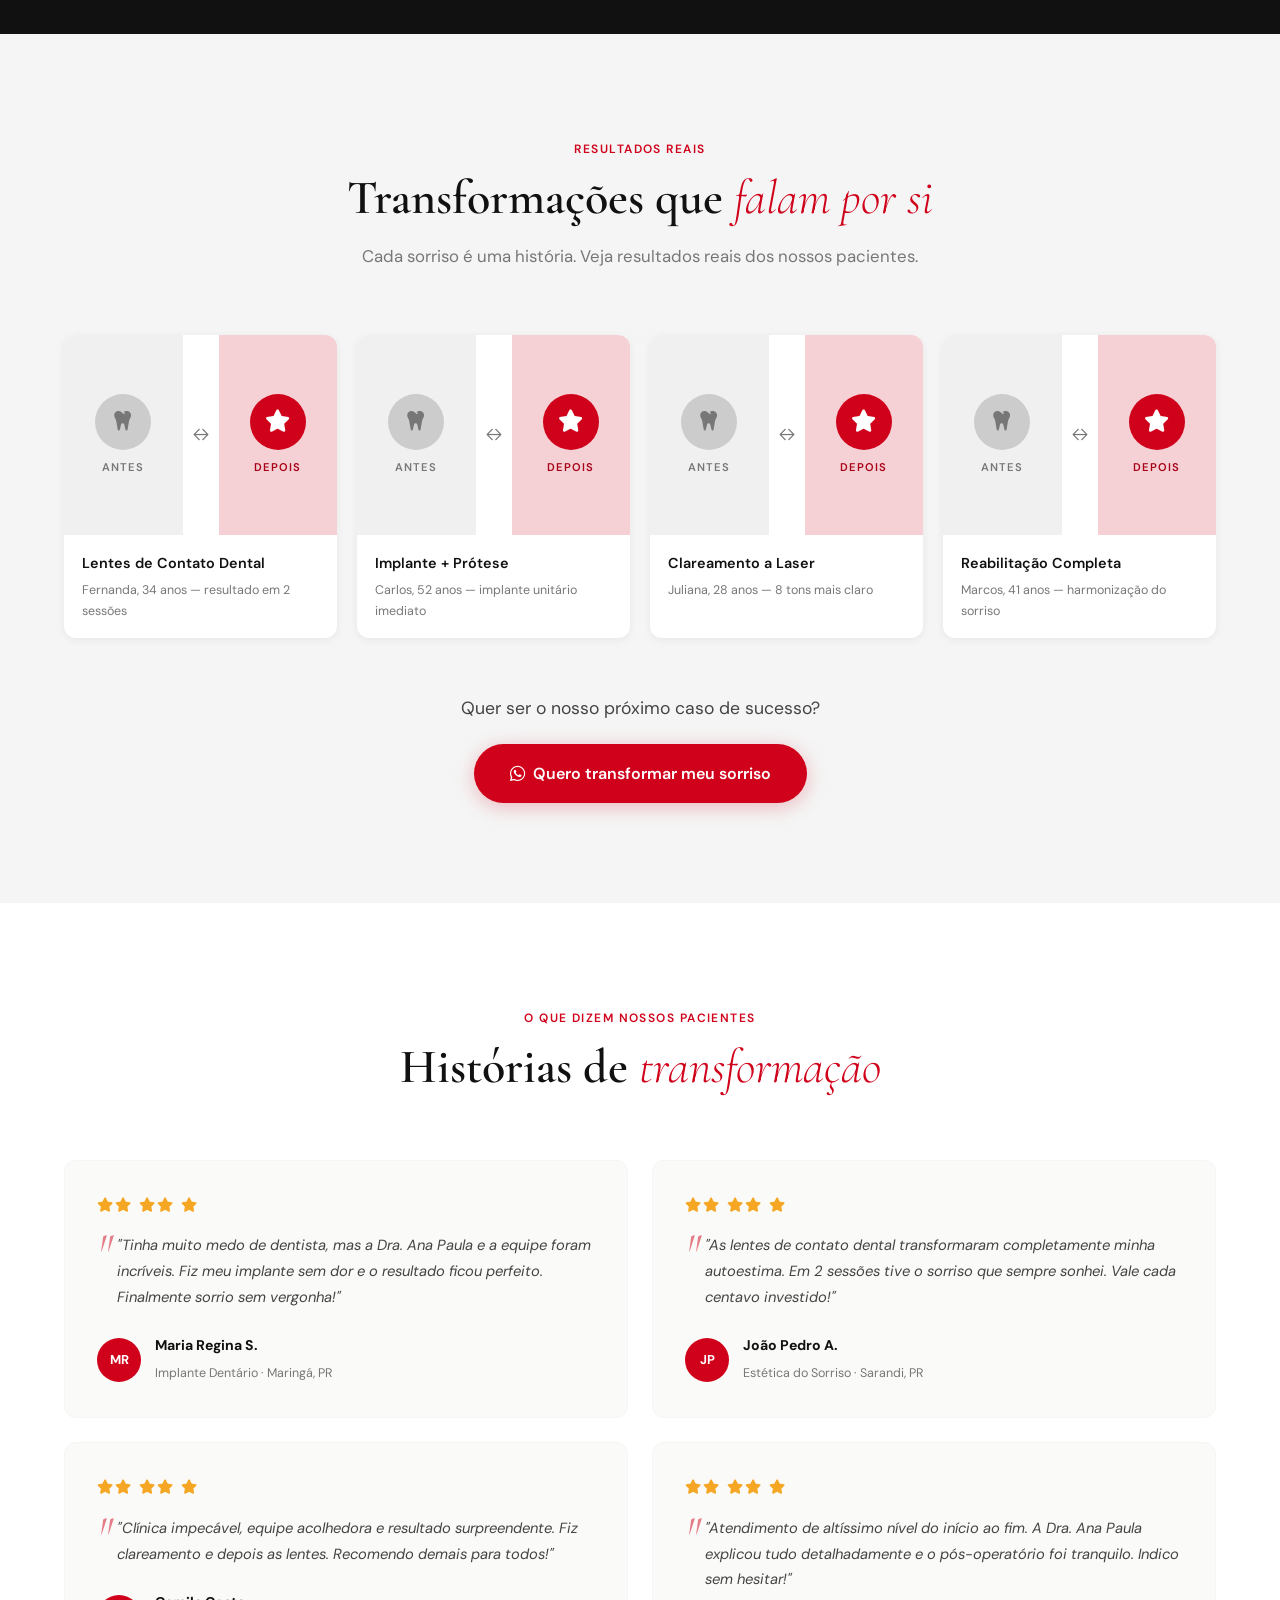
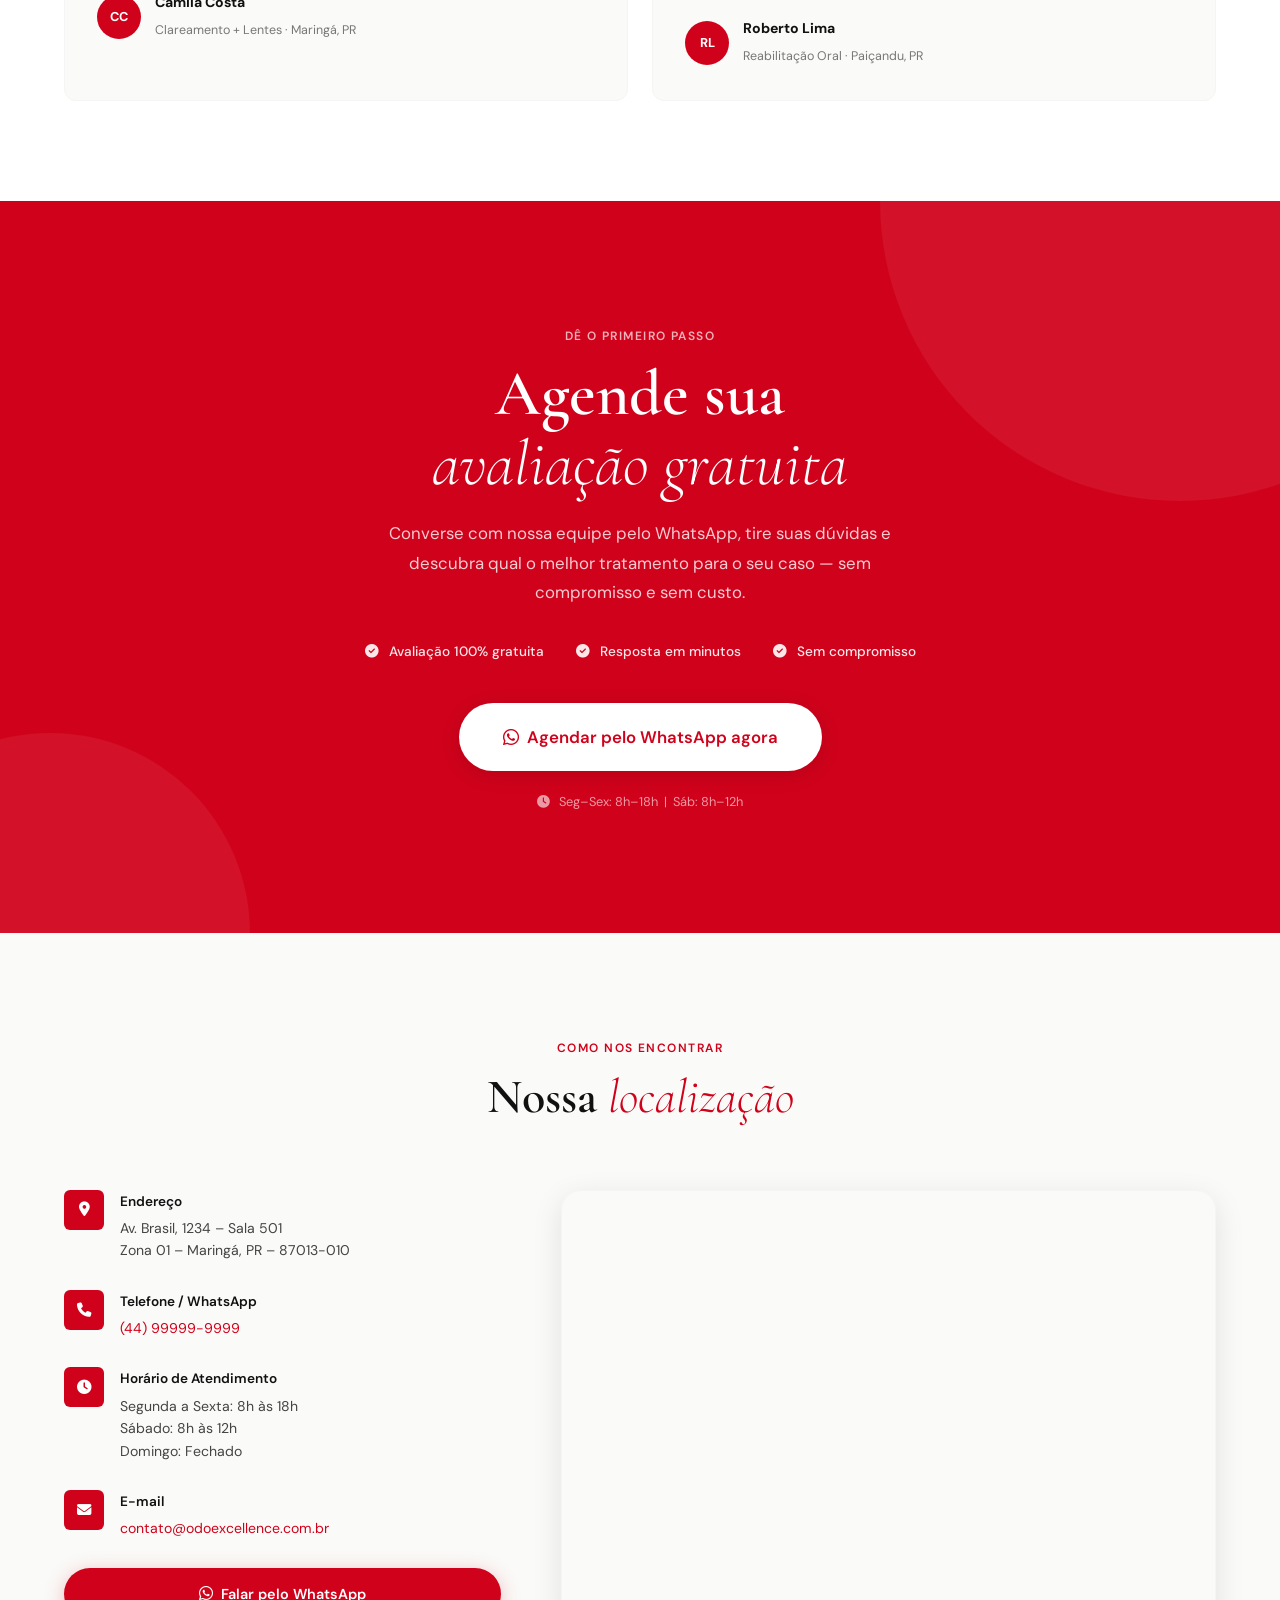
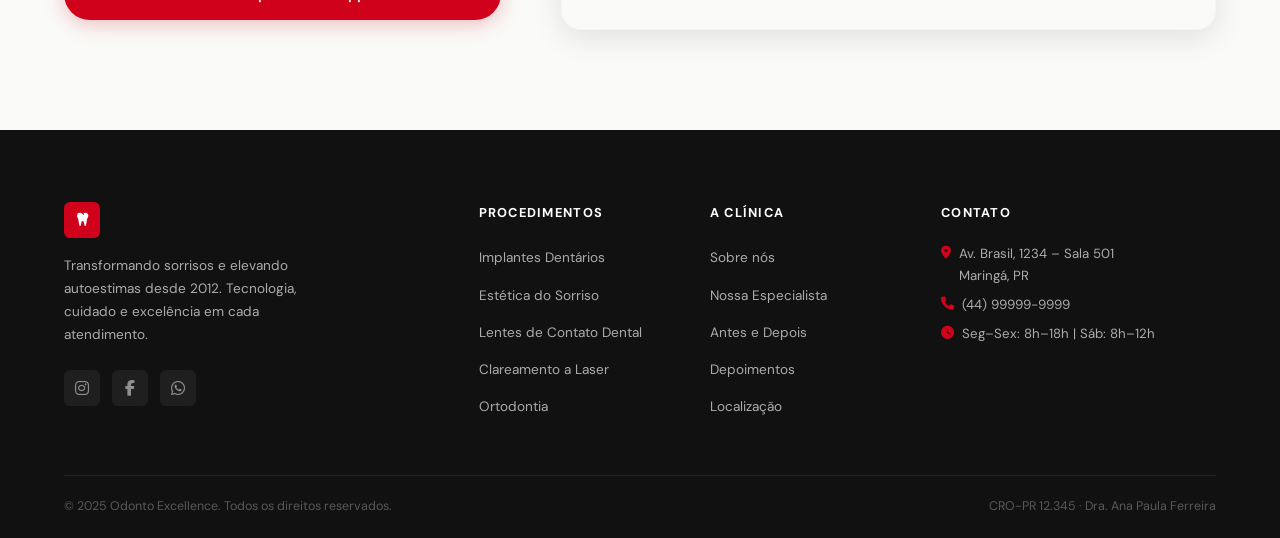
<file: Odonto Excellence/index.html>
<!DOCTYPE html>
<html lang="pt-BR">
<head>
  <meta charset="UTF-8" />
  <meta name="viewport" content="width=device-width, initial-scale=1.0" />
  <meta name="description" content="Odonto Excellence – Tecnologia de ponta e atendimento humanizado para transformar o seu sorriso. Agende sua avaliação gratuita." />
  <meta name="keywords" content="dentista, implantes dentários, estética dental, clareamento, Odonto Excellence, sorriso perfeito" />
  <meta name="robots" content="index, follow" />
  <meta property="og:title" content="Odonto Excellence – Seu Sorriso, Nossa Excelência" />
  <meta property="og:description" content="Clínica odontológica especializada em implantes, estética e tratamentos gerais. Agende sua avaliação." />
  <meta property="og:type" content="website" />
  <title>Odonto Excellence – Seu Sorriso, Nossa Excelência</title>

  <!-- Google Fonts: Cormorant Garamond (display elegante) + DM Sans (corpo limpo) -->
  <link rel="preconnect" href="https://fonts.googleapis.com" />
  <link rel="preconnect" href="https://fonts.gstatic.com" crossorigin />
  <link href="https://fonts.googleapis.com/css2?family=Cormorant+Garamond:ital,wght@0,300;0,400;0,600;0,700;1,300;1,400&family=DM+Sans:wght@300;400;500;600&display=swap" rel="stylesheet" />

  <!-- Font Awesome para ícones -->
  <link rel="stylesheet" href="https://cdnjs.cloudflare.com/ajax/libs/font-awesome/6.5.1/css/all.min.css" />

  <link rel="stylesheet" href="style.css" />
</head>
<body>

  <!-- ============================================================
       BARRA DE URGÊNCIA — aumenta senso de escassez (CRO)
  ============================================================ -->
  <div class="urgency-bar" id="urgencyBar">
    <span>
      <i class="fa-solid fa-certificate"></i>
      Avaliação gratuita por tempo limitado — vagas limitadas esta semana
    </span>
    <button class="urgency-close" id="urgencyClose" aria-label="Fechar">×</button>
  </div>

  <!-- ============================================================
       NAVEGAÇÃO FIXA
  ============================================================ -->
  <nav class="navbar" id="navbar">
    <div class="nav-container">

      <!-- Logo -->
      <a href="#hero" class="nav-logo">
        <span class="logo-icon"><i class="fa-solid fa-tooth"></i></span>
        <span class="logo-text">Odonto<strong>Excellence</strong></span>
      </a>

      <!-- Links desktop -->
      <ul class="nav-links" id="navLinks">
        <li><a href="#sobre" class="nav-link">Sobre</a></li>
        <li><a href="#procedimentos" class="nav-link">Procedimentos</a></li>
        <li><a href="#dentista" class="nav-link">Especialista</a></li>
        <li><a href="#transformacoes" class="nav-link">Resultados</a></li>
        <li><a href="#depoimentos" class="nav-link">Depoimentos</a></li>
        <li><a href="#localizacao" class="nav-link">Localização</a></li>
        <li>
          <a href="https://wa.me/5544999999999?text=Olá!%20Gostaria%20de%20agendar%20minha%20avaliação%20gratuita."
             class="btn btn-primary btn-sm nav-cta" target="_blank" rel="noopener">
            <i class="fa-brands fa-whatsapp"></i> Agendar
          </a>
        </li>
      </ul>

      <!-- Botão hambúrguer mobile -->
      <button class="nav-toggle" id="navToggle" aria-label="Abrir menu">
        <span></span><span></span><span></span>
      </button>
    </div>
  </nav>

  <!-- ============================================================
       SEÇÃO 1 – HERO
  ============================================================ -->
  <section class="hero" id="hero">
    <!-- Formas decorativas de fundo -->
    <div class="hero-bg">
      <div class="hero-shape hero-shape-1"></div>
      <div class="hero-shape hero-shape-2"></div>
      <div class="hero-grain"></div>
    </div>

    <div class="hero-container">
      <!-- Conteúdo textual -->
      <div class="hero-content" data-animate="fade-up">
        <span class="hero-badge">
          <i class="fa-solid fa-award"></i> Excelência em Odontologia desde 2012
        </span>

        <h1 class="hero-title">
          O sorriso que você<br />
          <em>sempre sonhou</em><br />
          está mais perto.
        </h1>

        <p class="hero-subtitle">
          Tecnologia de última geração, profissionais especializados e atendimento que 
          cuida de você de verdade — do primeiro contato ao resultado final perfeito.
        </p>

        <div class="hero-actions">
          <a href="https://wa.me/5544999999999?text=Olá!%20Gostaria%20de%20agendar%20minha%20avaliação%20gratuita."
             class="btn btn-primary btn-xl" target="_blank" rel="noopener">
            <i class="fa-brands fa-whatsapp"></i>
            Agendar Avaliação Gratuita
          </a>
          <a href="#sobre" class="btn btn-ghost">
            Saiba mais <i class="fa-solid fa-arrow-down"></i>
          </a>
        </div>

        <!-- Estatísticas de prova social -->
        <div class="hero-stats">
          <div class="stat-item">
            <strong>+2.000</strong>
            <span>Pacientes satisfeitos</span>
          </div>
          <div class="stat-sep"></div>
          <div class="stat-item">
            <strong>12+</strong>
            <span>Anos de experiência</span>
          </div>
          <div class="stat-sep"></div>
          <div class="stat-item">
            <strong>98%</strong>
            <span>Taxa de satisfação</span>
          </div>
        </div>
      </div>

      <!-- Visual lado direito -->
      <div class="hero-visual" data-animate="fade-left">
        <div class="hero-img-wrap">
          <!-- Representação gráfica da clínica (substituir por foto real) -->
          <div class="hero-graphic">
            <div class="hg-ring hg-ring-1"></div>
            <div class="hg-ring hg-ring-2"></div>
            <div class="hg-ring hg-ring-3"></div>
            <div class="hg-center">
              <i class="fa-solid fa-tooth"></i>
            </div>
            <div class="hg-dots">
              <span></span><span></span><span></span>
              <span></span><span></span><span></span>
              <span></span><span></span><span></span>
            </div>
          </div>
          <!-- Card flutuante de avaliação -->
          <div class="hero-float-card">
            <div class="hfc-stars">
              <i class="fa-solid fa-star"></i><i class="fa-solid fa-star"></i>
              <i class="fa-solid fa-star"></i><i class="fa-solid fa-star"></i>
              <i class="fa-solid fa-star"></i>
            </div>
            <strong>4.9 no Google</strong>
            <span>+280 avaliações</span>
          </div>
        </div>
      </div>
    </div>

    <!-- Indicador de scroll -->
    <div class="hero-scroll">
      <div class="scroll-track"><div class="scroll-thumb"></div></div>
    </div>
  </section>

  <!-- ============================================================
       SEÇÃO 2 – SOBRE A CLÍNICA
  ============================================================ -->
  <section class="sobre" id="sobre">
    <div class="container">
      <div class="sobre-grid">

        <!-- Texto institucional -->
        <div class="sobre-text" data-animate="fade-right">
          <span class="section-label">Nossa história</span>
          <h2 class="section-title">
            Onde ciência<br /><em>encontra arte</em>
          </h2>
          <p class="body-text">
            Fundada em 2012 com a missão de transformar sorrisos e elevar a autoestima de cada paciente, 
            a Odonto Excellence une tecnologia de ponta ao cuidado genuíno com o ser humano.
          </p>
          <p class="body-text">
            Cada tratamento é planejado individualmente, com protocolos internacionais e materiais 
            de alta qualidade — garantindo resultados duradouros que superam expectativas.
          </p>
          <a href="https://wa.me/5544999999999?text=Olá!%20Gostaria%20de%20saber%20mais%20sobre%20a%20Odonto%20Excellence."
             class="btn btn-outline" target="_blank" rel="noopener">
            Fale conosco
          </a>
        </div>

        <!-- Cards de diferenciais -->
        <div class="diferenciais-grid" data-animate="fade-left">

          <div class="dif-card">
            <div class="dif-icon"><i class="fa-solid fa-microscope"></i></div>
            <div>
              <h4>Tecnologia Moderna</h4>
              <p>Equipamentos digitais de última geração para diagnóstico preciso e tratamentos minimamente invasivos.</p>
            </div>
          </div>

          <div class="dif-card">
            <div class="dif-icon"><i class="fa-solid fa-user-graduate"></i></div>
            <div>
              <h4>Profissionais Qualificados</h4>
              <p>Equipe especializada em constante atualização com os avanços científicos da odontologia.</p>
            </div>
          </div>

          <div class="dif-card">
            <div class="dif-icon"><i class="fa-solid fa-heart-pulse"></i></div>
            <div>
              <h4>Atendimento Humanizado</h4>
              <p>Cada paciente é único. Escutamos, entendemos e planejamos juntos o melhor caminho.</p>
            </div>
          </div>

          <div class="dif-card">
            <div class="dif-icon"><i class="fa-solid fa-shield-halved"></i></div>
            <div>
              <h4>Segurança Total</h4>
              <p>Protocolos rigorosos de esterilização e biossegurança em todos os procedimentos.</p>
            </div>
          </div>

        </div>
      </div>
    </div>
  </section>

  <!-- ============================================================
       SEÇÃO 3 – PROCEDIMENTOS PRINCIPAIS
  ============================================================ -->
  <section class="procedimentos" id="procedimentos">
    <div class="container">
      <div class="section-header" data-animate="fade-up">
        <span class="section-label">Especialidades</span>
        <h2 class="section-title">O que fazemos <em>por você</em></h2>
        <p class="section-subtitle">
          Tratamentos completos para uma saúde bucal impecável e um sorriso que transforma vidas.
        </p>
      </div>

      <div class="proc-grid">

        <!-- Card Implantes -->
        <div class="proc-card" data-animate="fade-up" data-delay="0">
          <div class="proc-top">
            <div class="proc-icon"><i class="fa-solid fa-tooth"></i></div>
            <span class="proc-badge">Mais solicitado</span>
          </div>
          <h3>Implantes Dentários</h3>
          <p>A solução definitiva para dentes ausentes. Implantes de titânio com tecnologia guiada por computador para precisão total e recuperação acelerada.</p>
          <ul class="proc-list">
            <li><i class="fa-solid fa-check"></i> Implante imediato em casos selecionados</li>
            <li><i class="fa-solid fa-check"></i> Carga imediata disponível</li>
            <li><i class="fa-solid fa-check"></i> Materiais importados de alta qualidade</li>
          </ul>
          <a href="https://wa.me/5544999999999?text=Olá!%20Tenho%20interesse%20em%20Implantes%20Dentários."
             class="btn btn-primary btn-block" target="_blank" rel="noopener">
            <i class="fa-brands fa-whatsapp"></i> Agendar avaliação
          </a>
        </div>

        <!-- Card Estética — destaque central -->
        <div class="proc-card proc-featured" data-animate="fade-up" data-delay="150">
          <div class="proc-top">
            <div class="proc-icon proc-icon-light"><i class="fa-solid fa-star"></i></div>
          </div>
          <h3>Estética do Sorriso</h3>
          <p>Facetas, lentes de contato dental, clareamento profissional e harmonização para resultados que encantam e duram anos.</p>
          <ul class="proc-list proc-list-light">
            <li><i class="fa-solid fa-check"></i> Lentes de contato dental ultra finas</li>
            <li><i class="fa-solid fa-check"></i> Clareamento a laser</li>
            <li><i class="fa-solid fa-check"></i> Design Digital do Sorriso (DDS)</li>
          </ul>
          <a href="https://wa.me/5544999999999?text=Olá!%20Tenho%20interesse%20em%20Estética%20do%20Sorriso."
             class="btn btn-white btn-block" target="_blank" rel="noopener">
            <i class="fa-brands fa-whatsapp"></i> Agendar avaliação
          </a>
        </div>

        <!-- Card Tratamentos Gerais -->
        <div class="proc-card" data-animate="fade-up" data-delay="300">
          <div class="proc-top">
            <div class="proc-icon"><i class="fa-solid fa-stethoscope"></i></div>
          </div>
          <h3>Tratamentos Gerais</h3>
          <p>Prevenção, restaurações, tratamento de canal, ortodontia e todos os cuidados que sua saúde bucal precisa para durar toda a vida.</p>
          <ul class="proc-list">
            <li><i class="fa-solid fa-check"></i> Ortodontia com alinhadores invisíveis</li>
            <li><i class="fa-solid fa-check"></i> Tratamento de canal sem dor</li>
            <li><i class="fa-solid fa-check"></i> Limpeza e profilaxia profissional</li>
          </ul>
          <a href="https://wa.me/5544999999999?text=Olá!%20Tenho%20interesse%20em%20Tratamentos%20Gerais."
             class="btn btn-primary btn-block" target="_blank" rel="noopener">
            <i class="fa-brands fa-whatsapp"></i> Agendar avaliação
          </a>
        </div>

      </div>
    </div>
  </section>

  <!-- ============================================================
       SEÇÃO 4 – APRESENTAÇÃO DO ESPECIALISTA
  ============================================================ -->
  <section class="dentista" id="dentista">
    <div class="container">
      <div class="dentista-grid">

        <!-- Foto -->
        <div class="dentista-photo-col" data-animate="fade-right">
          <div class="dentista-photo-frame">
            <!-- Substitua pelo <img> real da dentista -->
            <div class="dentista-photo-placeholder">
              <i class="fa-solid fa-user-doctor"></i>
            </div>
            <div class="dentista-cro-badge">
              <i class="fa-solid fa-id-badge"></i> CRO-PR 12.345
            </div>
          </div>
        </div>

        <!-- Bio -->
        <div class="dentista-info" data-animate="fade-left">
          <span class="section-label">Conheça nossa especialista</span>
          <h2 class="section-title">
            Dra. Ana Paula <em>Ferreira</em>
          </h2>
          <p class="dentista-espec">
            <i class="fa-solid fa-tooth"></i> Implantodontia &amp; Estética Oral
          </p>
          <p class="body-text">
            Com mais de 12 anos de experiência clínica, a Dra. Ana Paula é especialista em 
            Implantodontia pela USP e mestre em Estética Oral pelo ILAPEO. Sua abordagem combina 
            rigor científico com sensibilidade artística, criando sorrisos que refletem a 
            personalidade única de cada paciente.
          </p>
          <p class="body-text">
            Professora convidada em cursos nacionais e autora de artigos científicos, a Dra. Ana Paula 
            acredita que um belo sorriso vai além da estética — é saúde, confiança e qualidade de vida.
          </p>
          <div class="dentista-creds">
            <div class="cred">
              <i class="fa-solid fa-graduation-cap"></i>
              <span>Especialização em Implantodontia – USP</span>
            </div>
            <div class="cred">
              <i class="fa-solid fa-graduation-cap"></i>
              <span>Mestrado em Estética Oral – ILAPEO</span>
            </div>
            <div class="cred">
              <i class="fa-solid fa-trophy"></i>
              <span>Prêmio Excelência Clínica 2022</span>
            </div>
          </div>
          <a href="https://wa.me/5544999999999?text=Olá!%20Gostaria%20de%20agendar%20uma%20consulta%20com%20a%20Dra.%20Ana%20Paula."
             class="btn btn-primary" target="_blank" rel="noopener">
            <i class="fa-brands fa-whatsapp"></i> Agendar com a Dra. Ana Paula
          </a>
        </div>
      </div>
    </div>
  </section>

  <!-- ============================================================
       SEÇÃO 5 – ANTES E DEPOIS
  ============================================================ -->
  <section class="transformacoes" id="transformacoes">
    <div class="container">
      <div class="section-header" data-animate="fade-up">
        <span class="section-label">Resultados reais</span>
        <h2 class="section-title">Transformações que <em>falam por si</em></h2>
        <p class="section-subtitle">Cada sorriso é uma história. Veja resultados reais dos nossos pacientes.</p>
      </div>

      <div class="transf-grid">

        <!-- Transformação 1 -->
        <div class="transf-card" data-animate="fade-up" data-delay="0">
          <div class="transf-split">
            <div class="transf-before">
              <div class="transf-visual tv-before"><i class="fa-solid fa-tooth"></i></div>
              <span>Antes</span>
            </div>
            <div class="transf-arrow">↔</div>
            <div class="transf-after">
              <div class="transf-visual tv-after"><i class="fa-solid fa-star"></i></div>
              <span>Depois</span>
            </div>
          </div>
          <div class="transf-desc">
            <h4>Lentes de Contato Dental</h4>
            <p>Fernanda, 34 anos — resultado em 2 sessões</p>
          </div>
        </div>

        <!-- Transformação 2 -->
        <div class="transf-card" data-animate="fade-up" data-delay="150">
          <div class="transf-split">
            <div class="transf-before">
              <div class="transf-visual tv-before"><i class="fa-solid fa-tooth"></i></div>
              <span>Antes</span>
            </div>
            <div class="transf-arrow">↔</div>
            <div class="transf-after">
              <div class="transf-visual tv-after"><i class="fa-solid fa-star"></i></div>
              <span>Depois</span>
            </div>
          </div>
          <div class="transf-desc">
            <h4>Implante + Prótese</h4>
            <p>Carlos, 52 anos — implante unitário imediato</p>
          </div>
        </div>

        <!-- Transformação 3 -->
        <div class="transf-card" data-animate="fade-up" data-delay="300">
          <div class="transf-split">
            <div class="transf-before">
              <div class="transf-visual tv-before"><i class="fa-solid fa-tooth"></i></div>
              <span>Antes</span>
            </div>
            <div class="transf-arrow">↔</div>
            <div class="transf-after">
              <div class="transf-visual tv-after"><i class="fa-solid fa-star"></i></div>
              <span>Depois</span>
            </div>
          </div>
          <div class="transf-desc">
            <h4>Clareamento a Laser</h4>
            <p>Juliana, 28 anos — 8 tons mais claro</p>
          </div>
        </div>

        <!-- Transformação 4 -->
        <div class="transf-card" data-animate="fade-up" data-delay="450">
          <div class="transf-split">
            <div class="transf-before">
              <div class="transf-visual tv-before"><i class="fa-solid fa-tooth"></i></div>
              <span>Antes</span>
            </div>
            <div class="transf-arrow">↔</div>
            <div class="transf-after">
              <div class="transf-visual tv-after"><i class="fa-solid fa-star"></i></div>
              <span>Depois</span>
            </div>
          </div>
          <div class="transf-desc">
            <h4>Reabilitação Completa</h4>
            <p>Marcos, 41 anos — harmonização do sorriso</p>
          </div>
        </div>

      </div>

      <div class="transf-cta" data-animate="fade-up">
        <p>Quer ser o nosso próximo caso de sucesso?</p>
        <a href="https://wa.me/5544999999999?text=Olá!%20Vi%20os%20resultados%20e%20gostaria%20de%20agendar%20minha%20avaliação."
           class="btn btn-primary btn-lg" target="_blank" rel="noopener">
          <i class="fa-brands fa-whatsapp"></i> Quero transformar meu sorriso
        </a>
      </div>
    </div>
  </section>

  <!-- ============================================================
       SEÇÃO 6 – DEPOIMENTOS
  ============================================================ -->
  <section class="depoimentos" id="depoimentos">
    <div class="container">
      <div class="section-header" data-animate="fade-up">
        <span class="section-label">O que dizem nossos pacientes</span>
        <h2 class="section-title">Histórias de <em>transformação</em></h2>
      </div>

      <div class="dep-grid">

        <div class="dep-card" data-animate="fade-up" data-delay="0">
          <div class="dep-stars">
            <i class="fa-solid fa-star"></i><i class="fa-solid fa-star"></i>
            <i class="fa-solid fa-star"></i><i class="fa-solid fa-star"></i>
            <i class="fa-solid fa-star"></i>
          </div>
          <blockquote>
            "Tinha muito medo de dentista, mas a Dra. Ana Paula e a equipe foram incríveis. 
            Fiz meu implante sem dor e o resultado ficou perfeito. Finalmente sorrio sem vergonha!"
          </blockquote>
          <div class="dep-author">
            <div class="dep-avatar">MR</div>
            <div class="dep-info">
              <strong>Maria Regina S.</strong>
              <span>Implante Dentário · Maringá, PR</span>
            </div>
          </div>
        </div>

        <div class="dep-card" data-animate="fade-up" data-delay="150">
          <div class="dep-stars">
            <i class="fa-solid fa-star"></i><i class="fa-solid fa-star"></i>
            <i class="fa-solid fa-star"></i><i class="fa-solid fa-star"></i>
            <i class="fa-solid fa-star"></i>
          </div>
          <blockquote>
            "As lentes de contato dental transformaram completamente minha autoestima. 
            Em 2 sessões tive o sorriso que sempre sonhei. Vale cada centavo investido!"
          </blockquote>
          <div class="dep-author">
            <div class="dep-avatar">JP</div>
            <div class="dep-info">
              <strong>João Pedro A.</strong>
              <span>Estética do Sorriso · Sarandi, PR</span>
            </div>
          </div>
        </div>

        <div class="dep-card" data-animate="fade-up" data-delay="300">
          <div class="dep-stars">
            <i class="fa-solid fa-star"></i><i class="fa-solid fa-star"></i>
            <i class="fa-solid fa-star"></i><i class="fa-solid fa-star"></i>
            <i class="fa-solid fa-star"></i>
          </div>
          <blockquote>
            "Clínica impecável, equipe acolhedora e resultado surpreendente. 
            Fiz clareamento e depois as lentes. Recomendo demais para todos!"
          </blockquote>
          <div class="dep-author">
            <div class="dep-avatar">CC</div>
            <div class="dep-info">
              <strong>Camila Costa</strong>
              <span>Clareamento + Lentes · Maringá, PR</span>
            </div>
          </div>
        </div>

        <div class="dep-card" data-animate="fade-up" data-delay="450">
          <div class="dep-stars">
            <i class="fa-solid fa-star"></i><i class="fa-solid fa-star"></i>
            <i class="fa-solid fa-star"></i><i class="fa-solid fa-star"></i>
            <i class="fa-solid fa-star"></i>
          </div>
          <blockquote>
            "Atendimento de altíssimo nível do início ao fim. A Dra. Ana Paula explicou tudo 
            detalhadamente e o pós-operatório foi tranquilo. Indico sem hesitar!"
          </blockquote>
          <div class="dep-author">
            <div class="dep-avatar">RL</div>
            <div class="dep-info">
              <strong>Roberto Lima</strong>
              <span>Reabilitação Oral · Paiçandu, PR</span>
            </div>
          </div>
        </div>

      </div>
    </div>
  </section>

  <!-- ============================================================
       SEÇÃO 7 – CTA FINAL
  ============================================================ -->
  <section class="cta-final" id="agendar">
    <div class="cta-bg">
      <div class="cta-shape cta-s1"></div>
      <div class="cta-shape cta-s2"></div>
    </div>
    <div class="container">
      <div class="cta-content" data-animate="fade-up">
        <span class="section-label section-label-light">Dê o primeiro passo</span>
        <h2 class="cta-title">
          Agende sua<br /><em>avaliação gratuita</em>
        </h2>
        <p class="cta-subtitle">
          Converse com nossa equipe pelo WhatsApp, tire suas dúvidas e descubra qual o 
          melhor tratamento para o seu caso — sem compromisso e sem custo.
        </p>
        <div class="cta-checks">
          <span><i class="fa-solid fa-circle-check"></i> Avaliação 100% gratuita</span>
          <span><i class="fa-solid fa-circle-check"></i> Resposta em minutos</span>
          <span><i class="fa-solid fa-circle-check"></i> Sem compromisso</span>
        </div>
        <a href="https://wa.me/5544999999999?text=Olá!%20Gostaria%20de%20agendar%20minha%20avaliação%20gratuita%20na%20Odonto%20Excellence."
           class="btn btn-white btn-xl" target="_blank" rel="noopener">
          <i class="fa-brands fa-whatsapp"></i> Agendar pelo WhatsApp agora
        </a>
        <p class="cta-note">
          <i class="fa-solid fa-clock"></i> Seg–Sex: 8h–18h &nbsp;|&nbsp; Sáb: 8h–12h
        </p>
      </div>
    </div>
  </section>

  <!-- ============================================================
       SEÇÃO 8 – LOCALIZAÇÃO
  ============================================================ -->
  <section class="localizacao" id="localizacao">
    <div class="container">
      <div class="section-header" data-animate="fade-up">
        <span class="section-label">Como nos encontrar</span>
        <h2 class="section-title">Nossa <em>localização</em></h2>
      </div>
      <div class="loc-grid">

        <!-- Informações de contato -->
        <div class="loc-info" data-animate="fade-right">

          <div class="loc-item">
            <div class="loc-ico"><i class="fa-solid fa-location-dot"></i></div>
            <div>
              <h4>Endereço</h4>
              <p>Av. Brasil, 1234 – Sala 501<br />Zona 01 – Maringá, PR – 87013-010</p>
            </div>
          </div>

          <div class="loc-item">
            <div class="loc-ico"><i class="fa-solid fa-phone"></i></div>
            <div>
              <h4>Telefone / WhatsApp</h4>
              <p><a href="tel:+5544999999999">(44) 99999-9999</a></p>
            </div>
          </div>

          <div class="loc-item">
            <div class="loc-ico"><i class="fa-solid fa-clock"></i></div>
            <div>
              <h4>Horário de Atendimento</h4>
              <p>Segunda a Sexta: 8h às 18h<br />Sábado: 8h às 12h<br />Domingo: Fechado</p>
            </div>
          </div>

          <div class="loc-item">
            <div class="loc-ico"><i class="fa-solid fa-envelope"></i></div>
            <div>
              <h4>E-mail</h4>
              <p><a href="mailto:contato@odoexcellence.com.br">contato@odoexcellence.com.br</a></p>
            </div>
          </div>

          <a href="https://wa.me/5544999999999?text=Olá!%20Gostaria%20de%20agendar%20minha%20avaliação."
             class="btn btn-primary" target="_blank" rel="noopener">
            <i class="fa-brands fa-whatsapp"></i> Falar pelo WhatsApp
          </a>
        </div>

        <!-- Mapa Google Maps -->
        <div class="loc-map" data-animate="fade-left">
          <!--
            INSTRUÇÃO: Substitua a URL abaixo pelo link embed real da clínica:
            Google Maps → compartilhar → incorporar mapa → copiar iframe src
          -->
          <iframe
            src="https://www.google.com/maps/embed?pb=!1m18!1m12!1m3!1d238938.8049074839!2d-51.91773739999999!3d-23.4272609!2m3!1f0!2f0!3f0!3m2!1i1024!2i768!4f13.1!3m3!1m2!1s0x94ecd0b11e1f3e43%3A0xb9d95cfb5a01b2c8!2sMaringá%2C%20PR!5e0!3m2!1spt-BR!2sbr!4v1710000000000!5m2!1spt-BR!2sbr"
            width="100%"
            height="100%"
            style="border:0;"
            allowfullscreen=""
            loading="lazy"
            referrerpolicy="no-referrer-when-downgrade"
            title="Localização Odonto Excellence – Maringá, PR">
          </iframe>
        </div>

      </div>
    </div>
  </section>

  <!-- ============================================================
       RODAPÉ
  ============================================================ -->
  <footer class="footer">
    <div class="container">
      <div class="footer-grid">

        <div class="footer-brand">
          <a href="#hero" class="nav-logo">
            <span class="logo-icon"><i class="fa-solid fa-tooth"></i></span>
            <span class="logo-text">Odonto<strong>Excellence</strong></span>
          </a>
          <p>Transformando sorrisos e elevando autoestimas desde 2012. Tecnologia, cuidado e excelência em cada atendimento.</p>
          <div class="footer-social">
            <a href="#" aria-label="Instagram"><i class="fa-brands fa-instagram"></i></a>
            <a href="#" aria-label="Facebook"><i class="fa-brands fa-facebook-f"></i></a>
            <a href="https://wa.me/5544999999999" aria-label="WhatsApp" target="_blank" rel="noopener"><i class="fa-brands fa-whatsapp"></i></a>
          </div>
        </div>

        <div class="footer-col">
          <h5>Procedimentos</h5>
          <ul>
            <li><a href="#procedimentos">Implantes Dentários</a></li>
            <li><a href="#procedimentos">Estética do Sorriso</a></li>
            <li><a href="#procedimentos">Lentes de Contato Dental</a></li>
            <li><a href="#procedimentos">Clareamento a Laser</a></li>
            <li><a href="#procedimentos">Ortodontia</a></li>
          </ul>
        </div>

        <div class="footer-col">
          <h5>A Clínica</h5>
          <ul>
            <li><a href="#sobre">Sobre nós</a></li>
            <li><a href="#dentista">Nossa Especialista</a></li>
            <li><a href="#transformacoes">Antes e Depois</a></li>
            <li><a href="#depoimentos">Depoimentos</a></li>
            <li><a href="#localizacao">Localização</a></li>
          </ul>
        </div>

        <div class="footer-col">
          <h5>Contato</h5>
          <p><i class="fa-solid fa-location-dot"></i> Av. Brasil, 1234 – Sala 501<br />Maringá, PR</p>
          <p><i class="fa-solid fa-phone"></i> <a href="tel:+5544999999999">(44) 99999-9999</a></p>
          <p><i class="fa-solid fa-clock"></i> Seg–Sex: 8h–18h | Sáb: 8h–12h</p>
        </div>

      </div>

      <div class="footer-bottom">
        <p>© 2025 Odonto Excellence. Todos os direitos reservados.</p>
        <p>CRO-PR 12.345 · Dra. Ana Paula Ferreira</p>
      </div>
    </div>
  </footer>

  <!-- ============================================================
       BOTÃO WHATSAPP FLUTUANTE (sempre visível)
  ============================================================ -->
  <a href="https://wa.me/5544999999999?text=Olá!%20Gostaria%20de%20agendar%20minha%20avaliação%20gratuita."
     class="wf-float" id="wfFloat" target="_blank" rel="noopener" aria-label="Falar pelo WhatsApp">
    <i class="fa-brands fa-whatsapp"></i>
    <span class="wf-pulse"></span>
    <span class="wf-tooltip">Agendar agora!</span>
  </a>

  <script src="script.js"></script>
</body>
</html>
</file>
<file: style.css>
/* ================================================================
   ODONTO EXCELLENCE – style.css
   Autor: Amaru Marketing & Design
   Paleta: #FFFFFF (branco), #D0021B (vermelho clínico), #111111 (preto)
   Fontes: Cormorant Garamond (display) + DM Sans (corpo)
================================================================ */

/* ---------------------------------------------------------------
   1. VARIÁVEIS CSS & RESET
--------------------------------------------------------------- */
:root {
  /* Cores */
  --red:         #D0021B;
  --red-dark:    #a80016;
  --red-light:   #f5d0d5;
  --black:       #111111;
  --gray-900:    #1a1a1a;
  --gray-700:    #444444;
  --gray-500:    #777777;
  --gray-300:    #cccccc;
  --gray-100:    #f5f5f5;
  --white:       #ffffff;
  --off-white:   #fafaf8;

  /* Tipografia */
  --font-display: 'Cormorant Garamond', Georgia, serif;
  --font-body:    'DM Sans', system-ui, sans-serif;

  /* Espaçamento */
  --section-py:  100px;
  --container:   1200px;
  --radius-sm:   6px;
  --radius-md:   12px;
  --radius-lg:   20px;
  --radius-full: 9999px;

  /* Sombras */
  --shadow-sm:   0 2px 8px rgba(0,0,0,.06);
  --shadow-md:   0 8px 30px rgba(0,0,0,.10);
  --shadow-lg:   0 20px 60px rgba(0,0,0,.14);

  /* Transições */
  --ease:        cubic-bezier(.4,0,.2,1);
  --dur:         .3s;
}

*, *::before, *::after { box-sizing: border-box; margin: 0; padding: 0; }

html { scroll-behavior: smooth; font-size: 16px; }

body {
  font-family: var(--font-body);
  color: var(--black);
  background: var(--white);
  line-height: 1.7;
  overflow-x: hidden;
}

img { max-width: 100%; display: block; }
a  { text-decoration: none; color: inherit; }
ul { list-style: none; }
button { cursor: pointer; border: none; background: none; font: inherit; }

/* ---------------------------------------------------------------
   2. TIPOGRAFIA GLOBAL
--------------------------------------------------------------- */
.section-title {
  font-family: var(--font-display);
  font-size: clamp(2rem, 4vw, 3rem);
  font-weight: 600;
  line-height: 1.15;
  color: var(--black);
}
.section-title em {
  font-style: italic;
  font-weight: 300;
  color: var(--red);
}
.section-label {
  display: inline-block;
  font-size: .75rem;
  font-weight: 600;
  letter-spacing: .12em;
  text-transform: uppercase;
  color: var(--red);
  margin-bottom: 12px;
}
.section-label-light { color: rgba(255,255,255,.7); }
.section-subtitle {
  font-size: 1.05rem;
  color: var(--gray-500);
  max-width: 560px;
  margin: 0 auto;
}
.section-header {
  text-align: center;
  margin-bottom: 64px;
}
.section-header .section-title { margin-bottom: 16px; }
.body-text {
  font-size: 1rem;
  color: var(--gray-700);
  line-height: 1.8;
  margin-bottom: 16px;
}

/* ---------------------------------------------------------------
   3. CONTAINER
--------------------------------------------------------------- */
.container {
  max-width: var(--container);
  margin: 0 auto;
  padding: 0 24px;
}

/* ---------------------------------------------------------------
   4. BOTÕES
--------------------------------------------------------------- */
.btn {
  display: inline-flex;
  align-items: center;
  justify-content: center;
  gap: 8px;
  padding: 14px 28px;
  border-radius: var(--radius-full);
  font-family: var(--font-body);
  font-size: .9rem;
  font-weight: 600;
  transition: all var(--dur) var(--ease);
  white-space: nowrap;
}
.btn-sm  { padding: 10px 20px; font-size: .8rem; }
.btn-lg  { padding: 16px 36px; font-size: 1rem; }
.btn-xl  { padding: 20px 44px; font-size: 1.05rem; }
.btn-block { width: 100%; }

/* Vermelho primário */
.btn-primary {
  background: var(--red);
  color: var(--white);
  box-shadow: 0 4px 20px rgba(208,2,27,.25);
}
.btn-primary:hover {
  background: var(--red-dark);
  transform: translateY(-2px);
  box-shadow: 0 8px 28px rgba(208,2,27,.35);
}

/* Branco */
.btn-white {
  background: var(--white);
  color: var(--red);
  box-shadow: 0 4px 20px rgba(0,0,0,.12);
}
.btn-white:hover {
  background: var(--off-white);
  transform: translateY(-2px);
  box-shadow: 0 8px 28px rgba(0,0,0,.18);
}

/* Outline */
.btn-outline {
  background: transparent;
  color: var(--black);
  border: 2px solid var(--black);
}
.btn-outline:hover {
  background: var(--black);
  color: var(--white);
  transform: translateY(-2px);
}

/* Ghost (sem fundo) */
.btn-ghost {
  background: transparent;
  color: var(--gray-700);
  border: 1.5px solid var(--gray-300);
}
.btn-ghost:hover {
  border-color: var(--black);
  color: var(--black);
  transform: translateY(-2px);
}

/* WhatsApp verde */
.btn i.fa-brands.fa-whatsapp { font-size: 1.1em; }

/* ---------------------------------------------------------------
   5. BARRA DE URGÊNCIA
--------------------------------------------------------------- */
.urgency-bar {
  position: relative;
  background: var(--black);
  color: var(--white);
  text-align: center;
  padding: 10px 48px;
  font-size: .8rem;
  font-weight: 500;
  letter-spacing: .04em;
  z-index: 200;
}
.urgency-bar i { color: var(--red); margin-right: 6px; }
.urgency-close {
  position: absolute;
  right: 16px;
  top: 50%;
  transform: translateY(-50%);
  color: var(--gray-300);
  font-size: 1.2rem;
  line-height: 1;
  padding: 4px;
  transition: color var(--dur);
}
.urgency-close:hover { color: var(--white); }

/* ---------------------------------------------------------------
   6. NAVBAR
--------------------------------------------------------------- */
.navbar {
  position: sticky;
  top: 0;
  left: 0;
  width: 100%;
  z-index: 100;
  background: rgba(255,255,255,.95);
  backdrop-filter: blur(12px);
  -webkit-backdrop-filter: blur(12px);
  border-bottom: 1px solid transparent;
  transition: border-color var(--dur), box-shadow var(--dur);
}
.navbar.scrolled {
  border-bottom-color: var(--gray-100);
  box-shadow: var(--shadow-sm);
}
.nav-container {
  max-width: var(--container);
  margin: 0 auto;
  padding: 0 24px;
  height: 68px;
  display: flex;
  align-items: center;
  justify-content: space-between;
  gap: 24px;
}
.nav-logo {
  display: flex;
  align-items: center;
  gap: 10px;
  flex-shrink: 0;
}
.logo-icon {
  width: 36px;
  height: 36px;
  background: var(--red);
  border-radius: var(--radius-sm);
  display: flex;
  align-items: center;
  justify-content: center;
  color: var(--white);
  font-size: .95rem;
}
.logo-text {
  font-family: var(--font-display);
  font-size: 1.2rem;
  font-weight: 400;
  color: var(--black);
  letter-spacing: -.01em;
}
.logo-text strong { font-weight: 700; }

.nav-links {
  display: flex;
  align-items: center;
  gap: 4px;
}
.nav-link {
  padding: 8px 12px;
  font-size: .85rem;
  font-weight: 500;
  color: var(--gray-700);
  border-radius: var(--radius-sm);
  transition: color var(--dur), background var(--dur);
}
.nav-link:hover { color: var(--red); background: var(--gray-100); }
.nav-cta { margin-left: 8px; }

/* Hambúrguer */
.nav-toggle {
  display: none;
  flex-direction: column;
  gap: 5px;
  padding: 6px;
}
.nav-toggle span {
  display: block;
  width: 22px;
  height: 2px;
  background: var(--black);
  border-radius: 2px;
  transition: all var(--dur) var(--ease);
}
.nav-toggle.open span:nth-child(1) { transform: rotate(45deg) translate(5px,5px); }
.nav-toggle.open span:nth-child(2) { opacity: 0; }
.nav-toggle.open span:nth-child(3) { transform: rotate(-45deg) translate(5px,-5px); }

/* ---------------------------------------------------------------
   7. HERO
--------------------------------------------------------------- */
.hero {
  position: relative;
  min-height: calc(100vh - 68px);
  display: flex;
  align-items: center;
  overflow: hidden;
  background: var(--white);
}

/* Fundo decorativo */
.hero-bg { position: absolute; inset: 0; pointer-events: none; z-index: 0; }
.hero-shape {
  position: absolute;
  border-radius: 50%;
  filter: blur(80px);
  opacity: .4;
}
.hero-shape-1 {
  width: 600px; height: 600px;
  background: radial-gradient(circle, rgba(208,2,27,.12), transparent 70%);
  top: -200px; right: -200px;
}
.hero-shape-2 {
  width: 400px; height: 400px;
  background: radial-gradient(circle, rgba(208,2,27,.06), transparent 70%);
  bottom: -100px; left: -100px;
}
.hero-grain {
  position: absolute;
  inset: 0;
  background-image: url("data:image/svg+xml,%3Csvg viewBox='0 0 256 256' xmlns='http://www.w3.org/2000/svg'%3E%3Cfilter id='n'%3E%3CfeTurbulence type='fractalNoise' baseFrequency='.9' numOctaves='4' stitchTiles='stitch'/%3E%3C/filter%3E%3Crect width='100%25' height='100%25' filter='url(%23n)' opacity='.03'/%3E%3C/svg%3E");
  opacity: .5;
}

.hero-container {
  position: relative;
  z-index: 1;
  max-width: var(--container);
  margin: 0 auto;
  padding: 80px 24px;
  display: grid;
  grid-template-columns: 1fr 1fr;
  gap: 64px;
  align-items: center;
}

/* Conteúdo de texto */
.hero-badge {
  display: inline-flex;
  align-items: center;
  gap: 8px;
  background: var(--red-light);
  color: var(--red-dark);
  padding: 6px 14px;
  border-radius: var(--radius-full);
  font-size: .75rem;
  font-weight: 600;
  letter-spacing: .08em;
  text-transform: uppercase;
  margin-bottom: 24px;
}
.hero-title {
  font-family: var(--font-display);
  font-size: clamp(2.5rem, 5vw, 4rem);
  font-weight: 600;
  line-height: 1.08;
  letter-spacing: -.02em;
  margin-bottom: 24px;
  color: var(--black);
}
.hero-title em {
  font-style: italic;
  font-weight: 300;
  color: var(--red);
  display: block;
}
.hero-subtitle {
  font-size: 1.05rem;
  color: var(--gray-700);
  line-height: 1.8;
  max-width: 500px;
  margin-bottom: 40px;
}
.hero-actions {
  display: flex;
  gap: 12px;
  flex-wrap: wrap;
  margin-bottom: 48px;
}

/* Estatísticas hero */
.hero-stats {
  display: flex;
  align-items: center;
  gap: 24px;
  flex-wrap: wrap;
}
.stat-item strong {
  display: block;
  font-family: var(--font-display);
  font-size: 1.8rem;
  font-weight: 700;
  color: var(--black);
  line-height: 1;
}
.stat-item span {
  font-size: .78rem;
  color: var(--gray-500);
  letter-spacing: .02em;
}
.stat-sep {
  width: 1px;
  height: 36px;
  background: var(--gray-300);
}

/* Gráfico / visual hero */
.hero-visual { display: flex; justify-content: center; }
.hero-img-wrap { position: relative; width: 480px; max-width: 100%; }

/* Gráfico circular animado */
.hero-graphic {
  width: 420px;
  height: 420px;
  max-width: 100%;
  aspect-ratio: 1;
  position: relative;
  display: flex;
  align-items: center;
  justify-content: center;
  margin: 0 auto;
}
.hg-ring {
  position: absolute;
  border-radius: 50%;
  border: 1.5px solid var(--red);
  animation: spin-slow linear infinite;
}
.hg-ring-1 { width: 100%; height: 100%; opacity: .12; animation-duration: 30s; }
.hg-ring-2 { width: 72%;  height: 72%;  opacity: .22; animation-duration: 20s; animation-direction: reverse; }
.hg-ring-3 { width: 46%;  height: 46%;  opacity: .35; animation-duration: 14s; }

.hg-center {
  width: 120px;
  height: 120px;
  background: var(--red);
  border-radius: 50%;
  display: flex;
  align-items: center;
  justify-content: center;
  font-size: 3rem;
  color: var(--white);
  position: relative;
  z-index: 2;
  box-shadow: 0 0 0 16px rgba(208,2,27,.08);
}

/* Grid de pontinhos decorativos */
.hg-dots {
  position: absolute;
  inset: 0;
  display: grid;
  grid-template-columns: repeat(3,1fr);
  grid-template-rows: repeat(3,1fr);
  pointer-events: none;
}
.hg-dots span {
  width: 6px;
  height: 6px;
  background: var(--red);
  border-radius: 50%;
  opacity: .2;
  justify-self: center;
  align-self: center;
}

/* Card flutuante de avaliação */
.hero-float-card {
  position: absolute;
  bottom: 32px;
  right: -16px;
  background: var(--white);
  border-radius: var(--radius-md);
  padding: 14px 20px;
  box-shadow: var(--shadow-lg);
  display: flex;
  flex-direction: column;
  gap: 2px;
  animation: float 4s ease-in-out infinite;
}
.hfc-stars { color: #f5a623; font-size: .9rem; letter-spacing: 2px; margin-bottom: 4px; }
.hero-float-card strong { font-size: .95rem; color: var(--black); display: block; }
.hero-float-card span  { font-size: .75rem; color: var(--gray-500); }

/* Indicador de scroll */
.hero-scroll {
  position: absolute;
  bottom: 40px;
  left: 50%;
  transform: translateX(-50%);
  z-index: 2;
}
.scroll-track {
  width: 2px;
  height: 48px;
  background: var(--gray-300);
  border-radius: 2px;
  overflow: hidden;
}
.scroll-thumb {
  width: 100%;
  height: 50%;
  background: var(--red);
  border-radius: 2px;
  animation: scroll-bounce 2s ease-in-out infinite;
}

/* ---------------------------------------------------------------
   8. SOBRE
--------------------------------------------------------------- */
.sobre {
  padding: var(--section-py) 0;
  background: var(--off-white);
}
.sobre-grid {
  display: grid;
  grid-template-columns: 1fr 1fr;
  gap: 80px;
  align-items: center;
}
.sobre-text .section-title { margin-bottom: 24px; }
.sobre-text .btn { margin-top: 8px; }

.diferenciais-grid {
  display: grid;
  grid-template-columns: 1fr 1fr;
  gap: 16px;
}
.dif-card {
  background: var(--white);
  border-radius: var(--radius-md);
  padding: 24px;
  display: flex;
  gap: 16px;
  align-items: flex-start;
  box-shadow: var(--shadow-sm);
  border: 1px solid var(--gray-100);
  transition: box-shadow var(--dur), transform var(--dur);
}
.dif-card:hover {
  box-shadow: var(--shadow-md);
  transform: translateY(-3px);
}
.dif-icon {
  width: 44px;
  height: 44px;
  min-width: 44px;
  background: var(--red-light);
  border-radius: var(--radius-sm);
  display: flex;
  align-items: center;
  justify-content: center;
  color: var(--red);
  font-size: 1rem;
}
.dif-card h4 {
  font-size: .9rem;
  font-weight: 600;
  margin-bottom: 6px;
  color: var(--black);
}
.dif-card p { font-size: .82rem; color: var(--gray-500); line-height: 1.6; }

/* ---------------------------------------------------------------
   9. PROCEDIMENTOS
--------------------------------------------------------------- */
.procedimentos {
  padding: var(--section-py) 0;
  background: var(--white);
}
.proc-grid {
  display: grid;
  grid-template-columns: repeat(3, 1fr);
  gap: 24px;
  align-items: stretch;
}

.proc-card {
  background: var(--white);
  border: 1.5px solid var(--gray-100);
  border-radius: var(--radius-lg);
  padding: 36px 28px;
  display: flex;
  flex-direction: column;
  gap: 16px;
  transition: all var(--dur) var(--ease);
  position: relative;
  overflow: hidden;
}
.proc-card::before {
  content: '';
  position: absolute;
  top: 0; left: 0; right: 0;
  height: 3px;
  background: var(--red);
  transform: scaleX(0);
  transform-origin: left;
  transition: transform var(--dur) var(--ease);
}
.proc-card:hover { box-shadow: var(--shadow-lg); transform: translateY(-4px); }
.proc-card:hover::before { transform: scaleX(1); }

/* Card em destaque (vermelho) */
.proc-featured {
  background: var(--red);
  border-color: var(--red);
  color: var(--white);
  transform: scale(1.03);
  box-shadow: 0 20px 60px rgba(208,2,27,.3);
}
.proc-featured::before { background: rgba(255,255,255,.4); }
.proc-featured:hover { transform: scale(1.03) translateY(-4px); }
.proc-featured h3,
.proc-featured p { color: var(--white); }

.proc-top {
  display: flex;
  align-items: flex-start;
  justify-content: space-between;
}
.proc-icon {
  width: 52px;
  height: 52px;
  background: var(--red-light);
  border-radius: var(--radius-sm);
  display: flex;
  align-items: center;
  justify-content: center;
  color: var(--red);
  font-size: 1.3rem;
}
.proc-icon-light {
  background: rgba(255,255,255,.2);
  color: var(--white);
}
.proc-badge {
  font-size: .7rem;
  font-weight: 600;
  background: var(--red);
  color: var(--white);
  padding: 4px 10px;
  border-radius: var(--radius-full);
  letter-spacing: .06em;
  text-transform: uppercase;
}
.proc-card h3 {
  font-family: var(--font-display);
  font-size: 1.4rem;
  font-weight: 600;
  color: var(--black);
}
.proc-card p { font-size: .88rem; color: var(--gray-700); line-height: 1.7; flex: 1; }
.proc-featured p { color: rgba(255,255,255,.85); }

.proc-list {
  display: flex;
  flex-direction: column;
  gap: 8px;
}
.proc-list li {
  font-size: .83rem;
  color: var(--gray-700);
  display: flex;
  align-items: center;
  gap: 8px;
}
.proc-list li i { color: var(--red); font-size: .75rem; flex-shrink: 0; }
.proc-list-light li { color: rgba(255,255,255,.85); }
.proc-list-light li i { color: rgba(255,255,255,.7); }

/* ---------------------------------------------------------------
   10. DENTISTA / ESPECIALISTA
--------------------------------------------------------------- */
.dentista {
  padding: var(--section-py) 0;
  background: var(--black);
  color: var(--white);
}
.dentista-grid {
  display: grid;
  grid-template-columns: 1fr 1.4fr;
  gap: 80px;
  align-items: center;
}

/* Foto */
.dentista-photo-frame {
  position: relative;
  display: inline-block;
}
.dentista-photo-placeholder {
  width: 100%;
  aspect-ratio: 3/4;
  background: var(--gray-900);
  border-radius: var(--radius-lg);
  display: flex;
  align-items: center;
  justify-content: center;
  font-size: 6rem;
  color: var(--gray-700);
  /* INSTRUÇÃO: substitua este bloco por <img src="..." /> da dentista */
  overflow: hidden;
}
.dentista-cro-badge {
  position: absolute;
  bottom: -16px;
  right: -16px;
  background: var(--red);
  color: var(--white);
  padding: 10px 18px;
  border-radius: var(--radius-sm);
  font-size: .78rem;
  font-weight: 600;
  letter-spacing: .06em;
  text-transform: uppercase;
  box-shadow: var(--shadow-md);
}

/* Info */
.dentista-info .section-title { color: var(--white); margin-bottom: 8px; }
.dentista-info .section-label { color: rgba(255,255,255,.5); }

.dentista-espec {
  font-size: .9rem;
  color: var(--red);
  font-weight: 500;
  margin-bottom: 20px;
  display: flex;
  align-items: center;
  gap: 8px;
}
.dentista-info .body-text { color: rgba(255,255,255,.7); }

.dentista-creds {
  display: flex;
  flex-direction: column;
  gap: 10px;
  margin: 24px 0 32px;
}
.cred {
  display: flex;
  align-items: center;
  gap: 12px;
  font-size: .85rem;
  color: rgba(255,255,255,.75);
}
.cred i { color: var(--red); }

/* ---------------------------------------------------------------
   11. ANTES E DEPOIS
--------------------------------------------------------------- */
.transformacoes {
  padding: var(--section-py) 0;
  background: var(--gray-100);
}
.transf-grid {
  display: grid;
  grid-template-columns: repeat(4, 1fr);
  gap: 20px;
  margin-bottom: 56px;
}
.transf-card {
  background: var(--white);
  border-radius: var(--radius-md);
  overflow: hidden;
  box-shadow: var(--shadow-sm);
  transition: box-shadow var(--dur), transform var(--dur);
}
.transf-card:hover {
  box-shadow: var(--shadow-md);
  transform: translateY(-4px);
}
.transf-split {
  display: flex;
  align-items: center;
  height: 200px;
}
.transf-before, .transf-after {
  flex: 1;
  height: 100%;
  display: flex;
  flex-direction: column;
  align-items: center;
  justify-content: center;
  gap: 8px;
  font-size: .7rem;
  font-weight: 600;
  text-transform: uppercase;
  letter-spacing: .1em;
}
.transf-before { background: #f0f0f0; color: var(--gray-500); }
.transf-after  { background: var(--red-light); color: var(--red-dark); }

.transf-visual {
  width: 56px;
  height: 56px;
  border-radius: 50%;
  display: flex;
  align-items: center;
  justify-content: center;
  font-size: 1.4rem;
}
.tv-before { background: var(--gray-300); color: var(--gray-500); }
.tv-after  { background: var(--red); color: var(--white); }

.transf-arrow {
  padding: 0 10px;
  font-size: 1rem;
  color: var(--gray-500);
}

.transf-desc { padding: 16px 18px; }
.transf-desc h4 {
  font-size: .9rem;
  font-weight: 600;
  margin-bottom: 4px;
  color: var(--black);
}
.transf-desc p { font-size: .78rem; color: var(--gray-500); }

.transf-cta {
  text-align: center;
}
.transf-cta p {
  font-size: 1.1rem;
  color: var(--gray-700);
  margin-bottom: 20px;
}

/* ---------------------------------------------------------------
   12. DEPOIMENTOS
--------------------------------------------------------------- */
.depoimentos {
  padding: var(--section-py) 0;
  background: var(--white);
}
.dep-grid {
  display: grid;
  grid-template-columns: repeat(2, 1fr);
  gap: 24px;
}
.dep-card {
  background: var(--off-white);
  border-radius: var(--radius-md);
  padding: 32px;
  border: 1px solid var(--gray-100);
  transition: all var(--dur);
}
.dep-card:hover { box-shadow: var(--shadow-md); transform: translateY(-3px); }

.dep-stars { color: #f5a623; font-size: .9rem; letter-spacing: 2px; margin-bottom: 16px; }

.dep-card blockquote {
  font-size: .92rem;
  color: var(--gray-700);
  line-height: 1.75;
  font-style: italic;
  margin-bottom: 24px;
  position: relative;
  padding-left: 20px;
}
.dep-card blockquote::before {
  content: '"';
  position: absolute;
  left: 0;
  top: -6px;
  font-family: var(--font-display);
  font-size: 3rem;
  color: var(--red);
  line-height: 1;
  opacity: .5;
}

.dep-author {
  display: flex;
  align-items: center;
  gap: 14px;
}
.dep-avatar {
  width: 44px;
  height: 44px;
  background: var(--red);
  border-radius: 50%;
  display: flex;
  align-items: center;
  justify-content: center;
  color: var(--white);
  font-size: .8rem;
  font-weight: 700;
  flex-shrink: 0;
}
.dep-info strong { display: block; font-size: .88rem; color: var(--black); }
.dep-info span   { font-size: .78rem; color: var(--gray-500); }

/* ---------------------------------------------------------------
   13. CTA FINAL
--------------------------------------------------------------- */
.cta-final {
  position: relative;
  padding: 120px 0;
  background: var(--red);
  overflow: hidden;
  text-align: center;
}
.cta-bg { position: absolute; inset: 0; pointer-events: none; }
.cta-shape {
  position: absolute;
  border-radius: 50%;
  background: rgba(255,255,255,.06);
}
.cta-s1 { width: 600px; height: 600px; top: -300px; right: -200px; }
.cta-s2 { width: 400px; height: 400px; bottom: -200px; left: -150px; }

.cta-content { position: relative; z-index: 1; }
.cta-title {
  font-family: var(--font-display);
  font-size: clamp(2.5rem, 5vw, 4rem);
  font-weight: 600;
  color: var(--white);
  line-height: 1.1;
  margin-bottom: 20px;
}
.cta-title em {
  font-style: italic;
  font-weight: 300;
  display: block;
}
.cta-subtitle {
  font-size: 1.05rem;
  color: rgba(255,255,255,.8);
  max-width: 520px;
  margin: 0 auto 32px;
  line-height: 1.75;
}
.cta-checks {
  display: flex;
  justify-content: center;
  gap: 32px;
  flex-wrap: wrap;
  margin-bottom: 40px;
  font-size: .85rem;
  color: rgba(255,255,255,.9);
  font-weight: 500;
}
.cta-checks i { margin-right: 6px; }
.cta-note {
  margin-top: 20px;
  font-size: .8rem;
  color: rgba(255,255,255,.6);
}
.cta-note i { margin-right: 6px; }

/* ---------------------------------------------------------------
   14. LOCALIZAÇÃO
--------------------------------------------------------------- */
.localizacao {
  padding: var(--section-py) 0;
  background: var(--off-white);
}
.loc-grid {
  display: grid;
  grid-template-columns: 1fr 1.5fr;
  gap: 60px;
  align-items: start;
}
.loc-info { display: flex; flex-direction: column; gap: 28px; }
.loc-item { display: flex; gap: 16px; align-items: flex-start; }
.loc-ico {
  width: 40px;
  height: 40px;
  min-width: 40px;
  background: var(--red);
  border-radius: var(--radius-sm);
  display: flex;
  align-items: center;
  justify-content: center;
  color: var(--white);
  font-size: .9rem;
}
.loc-item h4 { font-size: .85rem; font-weight: 600; color: var(--black); margin-bottom: 4px; }
.loc-item p  { font-size: .88rem; color: var(--gray-700); line-height: 1.6; }
.loc-item a  { color: var(--red); }
.loc-item a:hover { text-decoration: underline; }

.loc-map {
  height: 440px;
  border-radius: var(--radius-lg);
  overflow: hidden;
  box-shadow: var(--shadow-md);
  border: 1.5px solid var(--gray-100);
}
.loc-map iframe { width: 100%; height: 100%; display: block; }

/* ---------------------------------------------------------------
   15. RODAPÉ
--------------------------------------------------------------- */
.footer {
  background: var(--black);
  color: rgba(255,255,255,.65);
  padding: 72px 0 0;
}
.footer-grid {
  display: grid;
  grid-template-columns: 2fr 1fr 1fr 1.5fr;
  gap: 48px;
  padding-bottom: 56px;
  border-bottom: 1px solid rgba(255,255,255,.08);
}
.footer-brand .nav-logo { margin-bottom: 16px; }
.footer-brand p { font-size: .85rem; line-height: 1.7; max-width: 280px; margin-bottom: 24px; }
.footer-social { display: flex; gap: 12px; }
.footer-social a {
  width: 36px;
  height: 36px;
  background: rgba(255,255,255,.06);
  border-radius: var(--radius-sm);
  display: flex;
  align-items: center;
  justify-content: center;
  color: rgba(255,255,255,.5);
  transition: all var(--dur);
}
.footer-social a:hover { background: var(--red); color: var(--white); }

.footer-col h5 {
  font-size: .8rem;
  font-weight: 700;
  letter-spacing: .1em;
  text-transform: uppercase;
  color: var(--white);
  margin-bottom: 20px;
}
.footer-col ul { display: flex; flex-direction: column; gap: 10px; }
.footer-col ul a { font-size: .85rem; transition: color var(--dur); }
.footer-col ul a:hover { color: var(--red); }
.footer-col p {
  font-size: .83rem;
  line-height: 1.6;
  margin-bottom: 8px;
  display: flex;
  gap: 8px;
}
.footer-col a { color: rgba(255,255,255,.65); }
.footer-col a:hover { color: var(--red); }
.footer-col i { color: var(--red); flex-shrink: 0; margin-top: 3px; }

.footer-bottom {
  padding: 20px 0;
  display: flex;
  justify-content: space-between;
  align-items: center;
  gap: 12px;
  flex-wrap: wrap;
  font-size: .78rem;
  color: rgba(255,255,255,.3);
}

/* ---------------------------------------------------------------
   16. BOTÃO WHATSAPP FLUTUANTE
--------------------------------------------------------------- */
.wf-float {
  position: fixed;
  bottom: 28px;
  right: 28px;
  z-index: 999;
  width: 58px;
  height: 58px;
  background: #25D366;
  border-radius: 50%;
  display: flex;
  align-items: center;
  justify-content: center;
  color: var(--white);
  font-size: 1.6rem;
  box-shadow: 0 4px 20px rgba(37,211,102,.4);
  transition: transform var(--dur), box-shadow var(--dur);
}
.wf-float:hover {
  transform: scale(1.08);
  box-shadow: 0 8px 30px rgba(37,211,102,.55);
}
/* Pulse ring */
.wf-pulse {
  position: absolute;
  inset: -4px;
  border-radius: 50%;
  border: 2px solid #25D366;
  animation: pulse-ring 2.5s ease-out infinite;
}
/* Tooltip */
.wf-tooltip {
  position: absolute;
  right: calc(100% + 12px);
  background: var(--black);
  color: var(--white);
  padding: 6px 12px;
  border-radius: var(--radius-sm);
  font-size: .78rem;
  font-weight: 600;
  white-space: nowrap;
  pointer-events: none;
  opacity: 0;
  transform: translateX(6px);
  transition: opacity var(--dur), transform var(--dur);
}
.wf-float:hover .wf-tooltip {
  opacity: 1;
  transform: translateX(0);
}

/* ---------------------------------------------------------------
   17. ANIMAÇÕES DE SCROLL (classes adicionadas via JS)
--------------------------------------------------------------- */
[data-animate] {
  opacity: 0;
  transition: opacity .7s var(--ease), transform .7s var(--ease);
}
[data-animate="fade-up"]    { transform: translateY(36px); }
[data-animate="fade-right"] { transform: translateX(-36px); }
[data-animate="fade-left"]  { transform: translateX(36px); }

[data-animate].is-visible {
  opacity: 1;
  transform: none;
}

/* Delay via data-delay (ms) — aplicado inline via JS */

/* ---------------------------------------------------------------
   18. KEYFRAMES
--------------------------------------------------------------- */
@keyframes spin-slow {
  from { transform: rotate(0deg); }
  to   { transform: rotate(360deg); }
}
@keyframes float {
  0%, 100% { transform: translateY(0); }
  50%       { transform: translateY(-10px); }
}
@keyframes scroll-bounce {
  0%   { transform: translateY(-100%); }
  100% { transform: translateY(200%); }
}
@keyframes pulse-ring {
  0%   { opacity: .6; transform: scale(1); }
  100% { opacity: 0;  transform: scale(1.5); }
}
@keyframes shimmer {
  0%   { background-position: -200% 0; }
  100% { background-position:  200% 0; }
}

/* ---------------------------------------------------------------
   19. RESPONSIVIDADE — TABLET (max 1024px)
--------------------------------------------------------------- */
@media (max-width: 1024px) {
  :root { --section-py: 72px; }

  .hero-container {
    grid-template-columns: 1fr;
    gap: 48px;
    text-align: center;
    padding: 60px 24px 80px;
  }
  .hero-subtitle, .hero-stats { max-width: 100%; }
  .hero-actions { justify-content: center; }
  .hero-stats { justify-content: center; }
  .hero-visual { display: none; }

  .sobre-grid         { grid-template-columns: 1fr; gap: 48px; }
  .proc-grid          { grid-template-columns: 1fr; }
  .proc-featured      { transform: none; }
  .dentista-grid      { grid-template-columns: 1fr; }
  .dentista-photo-col { max-width: 300px; margin: 0 auto; }
  .transf-grid        { grid-template-columns: repeat(2, 1fr); }
  .dep-grid           { grid-template-columns: 1fr; }
  .loc-grid           { grid-template-columns: 1fr; }
  .loc-map            { height: 300px; }
  .footer-grid        { grid-template-columns: 1fr 1fr; }
}

/* ---------------------------------------------------------------
   20. RESPONSIVIDADE — MOBILE (max 768px)
--------------------------------------------------------------- */
@media (max-width: 768px) {
  :root { --section-py: 56px; }

  /* Navbar mobile */
  .nav-toggle { display: flex; }
  .nav-links {
    position: absolute;
    top: 100%;
    left: 0;
    right: 0;
    background: var(--white);
    border-top: 1px solid var(--gray-100);
    flex-direction: column;
    padding: 16px 24px 24px;
    gap: 4px;
    box-shadow: var(--shadow-md);
    display: none;
    align-items: stretch;
  }
  .nav-links.open { display: flex; }
  .nav-link { padding: 12px 16px; }
  .nav-cta  { margin-left: 0; text-align: center; }

  /* Hero */
  .hero-title { font-size: 2.2rem; }
  .hero-actions { flex-direction: column; align-items: center; }
  .hero-actions .btn { width: 100%; max-width: 340px; justify-content: center; }
  .hero-stats { gap: 16px; }

  /* Diferenciais */
  .diferenciais-grid { grid-template-columns: 1fr; }

  /* Transformações */
  .transf-grid { grid-template-columns: 1fr; }

  /* Depoimentos */
  .dep-grid { grid-template-columns: 1fr; }

  /* CTA Final */
  .cta-checks { flex-direction: column; gap: 12px; text-align: center; }

  /* Footer */
  .footer-grid { grid-template-columns: 1fr; }
  .footer-bottom { flex-direction: column; text-align: center; }

  /* WhatsApp float */
  .wf-float { bottom: 20px; right: 16px; width: 52px; height: 52px; font-size: 1.4rem; }
}

/* ---------------------------------------------------------------
   21. RESPONSIVIDADE — SMALL MOBILE (max 480px)
--------------------------------------------------------------- */
@media (max-width: 480px) {
  .urgency-bar { font-size: .72rem; padding: 8px 40px; }
  .hero-title  { font-size: 1.9rem; }
  .section-title { font-size: 1.7rem; }
  .btn-xl { padding: 16px 28px; font-size: .95rem; }
  .proc-card { padding: 24px 20px; }
  .dep-card  { padding: 24px; }
}
</file>
<file: Odonto Excellence/style.css>
/* ================================================================
   ODONTO EXCELLENCE – style.css
   Autor: Amaru Marketing & Design
   Paleta: #FFFFFF (branco), #D0021B (vermelho clínico), #111111 (preto)
   Fontes: Cormorant Garamond (display) + DM Sans (corpo)
================================================================ */

/* ---------------------------------------------------------------
   1. VARIÁVEIS CSS & RESET
--------------------------------------------------------------- */
:root {
  /* Cores */
  --red:         #D0021B;
  --red-dark:    #a80016;
  --red-light:   #f5d0d5;
  --black:       #111111;
  --gray-900:    #1a1a1a;
  --gray-700:    #444444;
  --gray-500:    #777777;
  --gray-300:    #cccccc;
  --gray-100:    #f5f5f5;
  --white:       #ffffff;
  --off-white:   #fafaf8;

  /* Tipografia */
  --font-display: 'Cormorant Garamond', Georgia, serif;
  --font-body:    'DM Sans', system-ui, sans-serif;

  /* Espaçamento */
  --section-py:  100px;
  --container:   1200px;
  --radius-sm:   6px;
  --radius-md:   12px;
  --radius-lg:   20px;
  --radius-full: 9999px;

  /* Sombras */
  --shadow-sm:   0 2px 8px rgba(0,0,0,.06);
  --shadow-md:   0 8px 30px rgba(0,0,0,.10);
  --shadow-lg:   0 20px 60px rgba(0,0,0,.14);

  /* Transições */
  --ease:        cubic-bezier(.4,0,.2,1);
  --dur:         .3s;
}

*, *::before, *::after { box-sizing: border-box; margin: 0; padding: 0; }

html { scroll-behavior: smooth; font-size: 16px; }

body {
  font-family: var(--font-body);
  color: var(--black);
  background: var(--white);
  line-height: 1.7;
  overflow-x: hidden;
}

img { max-width: 100%; display: block; }
a  { text-decoration: none; color: inherit; }
ul { list-style: none; }
button { cursor: pointer; border: none; background: none; font: inherit; }

/* ---------------------------------------------------------------
   2. TIPOGRAFIA GLOBAL
--------------------------------------------------------------- */
.section-title {
  font-family: var(--font-display);
  font-size: clamp(2rem, 4vw, 3rem);
  font-weight: 600;
  line-height: 1.15;
  color: var(--black);
}
.section-title em {
  font-style: italic;
  font-weight: 300;
  color: var(--red);
}
.section-label {
  display: inline-block;
  font-size: .75rem;
  font-weight: 600;
  letter-spacing: .12em;
  text-transform: uppercase;
  color: var(--red);
  margin-bottom: 12px;
}
.section-label-light { color: rgba(255,255,255,.7); }
.section-subtitle {
  font-size: 1.05rem;
  color: var(--gray-500);
  max-width: 560px;
  margin: 0 auto;
}
.section-header {
  text-align: center;
  margin-bottom: 64px;
}
.section-header .section-title { margin-bottom: 16px; }
.body-text {
  font-size: 1rem;
  color: var(--gray-700);
  line-height: 1.8;
  margin-bottom: 16px;
}

/* ---------------------------------------------------------------
   3. CONTAINER
--------------------------------------------------------------- */
.container {
  max-width: var(--container);
  margin: 0 auto;
  padding: 0 24px;
}

/* ---------------------------------------------------------------
   4. BOTÕES
--------------------------------------------------------------- */
.btn {
  display: inline-flex;
  align-items: center;
  justify-content: center;
  gap: 8px;
  padding: 14px 28px;
  border-radius: var(--radius-full);
  font-family: var(--font-body);
  font-size: .9rem;
  font-weight: 600;
  transition: all var(--dur) var(--ease);
  white-space: nowrap;
}
.btn-sm  { padding: 10px 20px; font-size: .8rem; }
.btn-lg  { padding: 16px 36px; font-size: 1rem; }
.btn-xl  { padding: 20px 44px; font-size: 1.05rem; }
.btn-block { width: 100%; }

/* Vermelho primário */
.btn-primary {
  background: var(--red);
  color: var(--white);
  box-shadow: 0 4px 20px rgba(208,2,27,.25);
}
.btn-primary:hover {
  background: var(--red-dark);
  transform: translateY(-2px);
  box-shadow: 0 8px 28px rgba(208,2,27,.35);
}

/* Branco */
.btn-white {
  background: var(--white);
  color: var(--red);
  box-shadow: 0 4px 20px rgba(0,0,0,.12);
}
.btn-white:hover {
  background: var(--off-white);
  transform: translateY(-2px);
  box-shadow: 0 8px 28px rgba(0,0,0,.18);
}

/* Outline */
.btn-outline {
  background: transparent;
  color: var(--black);
  border: 2px solid var(--black);
}
.btn-outline:hover {
  background: var(--black);
  color: var(--white);
  transform: translateY(-2px);
}

/* Ghost (sem fundo) */
.btn-ghost {
  background: transparent;
  color: var(--gray-700);
  border: 1.5px solid var(--gray-300);
}
.btn-ghost:hover {
  border-color: var(--black);
  color: var(--black);
  transform: translateY(-2px);
}

/* WhatsApp verde */
.btn i.fa-brands.fa-whatsapp { font-size: 1.1em; }

/* ---------------------------------------------------------------
   5. BARRA DE URGÊNCIA
--------------------------------------------------------------- */
.urgency-bar {
  position: relative;
  background: var(--black);
  color: var(--white);
  text-align: center;
  padding: 10px 48px;
  font-size: .8rem;
  font-weight: 500;
  letter-spacing: .04em;
  z-index: 200;
}
.urgency-bar i { color: var(--red); margin-right: 6px; }
.urgency-close {
  position: absolute;
  right: 16px;
  top: 50%;
  transform: translateY(-50%);
  color: var(--gray-300);
  font-size: 1.2rem;
  line-height: 1;
  padding: 4px;
  transition: color var(--dur);
}
.urgency-close:hover { color: var(--white); }

/* ---------------------------------------------------------------
   6. NAVBAR
--------------------------------------------------------------- */
.navbar {
  position: sticky;
  top: 0;
  left: 0;
  width: 100%;
  z-index: 100;
  background: rgba(255,255,255,.95);
  backdrop-filter: blur(12px);
  -webkit-backdrop-filter: blur(12px);
  border-bottom: 1px solid transparent;
  transition: border-color var(--dur), box-shadow var(--dur);
}
.navbar.scrolled {
  border-bottom-color: var(--gray-100);
  box-shadow: var(--shadow-sm);
}
.nav-container {
  max-width: var(--container);
  margin: 0 auto;
  padding: 0 24px;
  height: 68px;
  display: flex;
  align-items: center;
  justify-content: space-between;
  gap: 24px;
}
.nav-logo {
  display: flex;
  align-items: center;
  gap: 10px;
  flex-shrink: 0;
}
.logo-icon {
  width: 36px;
  height: 36px;
  background: var(--red);
  border-radius: var(--radius-sm);
  display: flex;
  align-items: center;
  justify-content: center;
  color: var(--white);
  font-size: .95rem;
}
.logo-text {
  font-family: var(--font-display);
  font-size: 1.2rem;
  font-weight: 400;
  color: var(--black);
  letter-spacing: -.01em;
}
.logo-text strong { font-weight: 700; }

.nav-links {
  display: flex;
  align-items: center;
  gap: 4px;
}
.nav-link {
  padding: 8px 12px;
  font-size: .85rem;
  font-weight: 500;
  color: var(--gray-700);
  border-radius: var(--radius-sm);
  transition: color var(--dur), background var(--dur);
}
.nav-link:hover { color: var(--red); background: var(--gray-100); }
.nav-cta { margin-left: 8px; }

/* Hambúrguer */
.nav-toggle {
  display: none;
  flex-direction: column;
  gap: 5px;
  padding: 6px;
}
.nav-toggle span {
  display: block;
  width: 22px;
  height: 2px;
  background: var(--black);
  border-radius: 2px;
  transition: all var(--dur) var(--ease);
}
.nav-toggle.open span:nth-child(1) { transform: rotate(45deg) translate(5px,5px); }
.nav-toggle.open span:nth-child(2) { opacity: 0; }
.nav-toggle.open span:nth-child(3) { transform: rotate(-45deg) translate(5px,-5px); }

/* ---------------------------------------------------------------
   7. HERO
--------------------------------------------------------------- */
.hero {
  position: relative;
  min-height: calc(100vh - 68px);
  display: flex;
  align-items: center;
  overflow: hidden;
  background: var(--white);
}

/* Fundo decorativo */
.hero-bg { position: absolute; inset: 0; pointer-events: none; z-index: 0; }
.hero-shape {
  position: absolute;
  border-radius: 50%;
  filter: blur(80px);
  opacity: .4;
}
.hero-shape-1 {
  width: 600px; height: 600px;
  background: radial-gradient(circle, rgba(208,2,27,.12), transparent 70%);
  top: -200px; right: -200px;
}
.hero-shape-2 {
  width: 400px; height: 400px;
  background: radial-gradient(circle, rgba(208,2,27,.06), transparent 70%);
  bottom: -100px; left: -100px;
}
.hero-grain {
  position: absolute;
  inset: 0;
  background-image: url("data:image/svg+xml,%3Csvg viewBox='0 0 256 256' xmlns='http://www.w3.org/2000/svg'%3E%3Cfilter id='n'%3E%3CfeTurbulence type='fractalNoise' baseFrequency='.9' numOctaves='4' stitchTiles='stitch'/%3E%3C/filter%3E%3Crect width='100%25' height='100%25' filter='url(%23n)' opacity='.03'/%3E%3C/svg%3E");
  opacity: .5;
}

.hero-container {
  position: relative;
  z-index: 1;
  max-width: var(--container);
  margin: 0 auto;
  padding: 80px 24px;
  display: grid;
  grid-template-columns: 1fr 1fr;
  gap: 64px;
  align-items: center;
}

/* Conteúdo de texto */
.hero-badge {
  display: inline-flex;
  align-items: center;
  gap: 8px;
  background: var(--red-light);
  color: var(--red-dark);
  padding: 6px 14px;
  border-radius: var(--radius-full);
  font-size: .75rem;
  font-weight: 600;
  letter-spacing: .08em;
  text-transform: uppercase;
  margin-bottom: 24px;
}
.hero-title {
  font-family: var(--font-display);
  font-size: clamp(2.5rem, 5vw, 4rem);
  font-weight: 600;
  line-height: 1.08;
  letter-spacing: -.02em;
  margin-bottom: 24px;
  color: var(--black);
}
.hero-title em {
  font-style: italic;
  font-weight: 300;
  color: var(--red);
  display: block;
}
.hero-subtitle {
  font-size: 1.05rem;
  color: var(--gray-700);
  line-height: 1.8;
  max-width: 500px;
  margin-bottom: 40px;
}
.hero-actions {
  display: flex;
  gap: 12px;
  flex-wrap: wrap;
  margin-bottom: 48px;
}

/* Estatísticas hero */
.hero-stats {
  display: flex;
  align-items: center;
  gap: 24px;
  flex-wrap: wrap;
}
.stat-item strong {
  display: block;
  font-family: var(--font-display);
  font-size: 1.8rem;
  font-weight: 700;
  color: var(--black);
  line-height: 1;
}
.stat-item span {
  font-size: .78rem;
  color: var(--gray-500);
  letter-spacing: .02em;
}
.stat-sep {
  width: 1px;
  height: 36px;
  background: var(--gray-300);
}

/* Gráfico / visual hero */
.hero-visual { display: flex; justify-content: center; }
.hero-img-wrap { position: relative; width: 480px; max-width: 100%; }

/* Gráfico circular animado */
.hero-graphic {
  width: 420px;
  height: 420px;
  max-width: 100%;
  aspect-ratio: 1;
  position: relative;
  display: flex;
  align-items: center;
  justify-content: center;
  margin: 0 auto;
}
.hg-ring {
  position: absolute;
  border-radius: 50%;
  border: 1.5px solid var(--red);
  animation: spin-slow linear infinite;
}
.hg-ring-1 { width: 100%; height: 100%; opacity: .12; animation-duration: 30s; }
.hg-ring-2 { width: 72%;  height: 72%;  opacity: .22; animation-duration: 20s; animation-direction: reverse; }
.hg-ring-3 { width: 46%;  height: 46%;  opacity: .35; animation-duration: 14s; }

.hg-center {
  width: 120px;
  height: 120px;
  background: var(--red);
  border-radius: 50%;
  display: flex;
  align-items: center;
  justify-content: center;
  font-size: 3rem;
  color: var(--white);
  position: relative;
  z-index: 2;
  box-shadow: 0 0 0 16px rgba(208,2,27,.08);
}

/* Grid de pontinhos decorativos */
.hg-dots {
  position: absolute;
  inset: 0;
  display: grid;
  grid-template-columns: repeat(3,1fr);
  grid-template-rows: repeat(3,1fr);
  pointer-events: none;
}
.hg-dots span {
  width: 6px;
  height: 6px;
  background: var(--red);
  border-radius: 50%;
  opacity: .2;
  justify-self: center;
  align-self: center;
}

/* Card flutuante de avaliação */
.hero-float-card {
  position: absolute;
  bottom: 32px;
  right: -16px;
  background: var(--white);
  border-radius: var(--radius-md);
  padding: 14px 20px;
  box-shadow: var(--shadow-lg);
  display: flex;
  flex-direction: column;
  gap: 2px;
  animation: float 4s ease-in-out infinite;
}
.hfc-stars { color: #f5a623; font-size: .9rem; letter-spacing: 2px; margin-bottom: 4px; }
.hero-float-card strong { font-size: .95rem; color: var(--black); display: block; }
.hero-float-card span  { font-size: .75rem; color: var(--gray-500); }

/* Indicador de scroll */
.hero-scroll {
  position: absolute;
  bottom: 40px;
  left: 50%;
  transform: translateX(-50%);
  z-index: 2;
}
.scroll-track {
  width: 2px;
  height: 48px;
  background: var(--gray-300);
  border-radius: 2px;
  overflow: hidden;
}
.scroll-thumb {
  width: 100%;
  height: 50%;
  background: var(--red);
  border-radius: 2px;
  animation: scroll-bounce 2s ease-in-out infinite;
}

/* ---------------------------------------------------------------
   8. SOBRE
--------------------------------------------------------------- */
.sobre {
  padding: var(--section-py) 0;
  background: var(--off-white);
}
.sobre-grid {
  display: grid;
  grid-template-columns: 1fr 1fr;
  gap: 80px;
  align-items: center;
}
.sobre-text .section-title { margin-bottom: 24px; }
.sobre-text .btn { margin-top: 8px; }

.diferenciais-grid {
  display: grid;
  grid-template-columns: 1fr 1fr;
  gap: 16px;
}
.dif-card {
  background: var(--white);
  border-radius: var(--radius-md);
  padding: 24px;
  display: flex;
  gap: 16px;
  align-items: flex-start;
  box-shadow: var(--shadow-sm);
  border: 1px solid var(--gray-100);
  transition: box-shadow var(--dur), transform var(--dur);
}
.dif-card:hover {
  box-shadow: var(--shadow-md);
  transform: translateY(-3px);
}
.dif-icon {
  width: 44px;
  height: 44px;
  min-width: 44px;
  background: var(--red-light);
  border-radius: var(--radius-sm);
  display: flex;
  align-items: center;
  justify-content: center;
  color: var(--red);
  font-size: 1rem;
}
.dif-card h4 {
  font-size: .9rem;
  font-weight: 600;
  margin-bottom: 6px;
  color: var(--black);
}
.dif-card p { font-size: .82rem; color: var(--gray-500); line-height: 1.6; }

/* ---------------------------------------------------------------
   9. PROCEDIMENTOS
--------------------------------------------------------------- */
.procedimentos {
  padding: var(--section-py) 0;
  background: var(--white);
}
.proc-grid {
  display: grid;
  grid-template-columns: repeat(3, 1fr);
  gap: 24px;
  align-items: stretch;
}

.proc-card {
  background: var(--white);
  border: 1.5px solid var(--gray-100);
  border-radius: var(--radius-lg);
  padding: 36px 28px;
  display: flex;
  flex-direction: column;
  gap: 16px;
  transition: all var(--dur) var(--ease);
  position: relative;
  overflow: hidden;
}
.proc-card::before {
  content: '';
  position: absolute;
  top: 0; left: 0; right: 0;
  height: 3px;
  background: var(--red);
  transform: scaleX(0);
  transform-origin: left;
  transition: transform var(--dur) var(--ease);
}
.proc-card:hover { box-shadow: var(--shadow-lg); transform: translateY(-4px); }
.proc-card:hover::before { transform: scaleX(1); }

/* Card em destaque (vermelho) */
.proc-featured {
  background: var(--red);
  border-color: var(--red);
  color: var(--white);
  transform: scale(1.03);
  box-shadow: 0 20px 60px rgba(208,2,27,.3);
}
.proc-featured::before { background: rgba(255,255,255,.4); }
.proc-featured:hover { transform: scale(1.03) translateY(-4px); }
.proc-featured h3,
.proc-featured p { color: var(--white); }

.proc-top {
  display: flex;
  align-items: flex-start;
  justify-content: space-between;
}
.proc-icon {
  width: 52px;
  height: 52px;
  background: var(--red-light);
  border-radius: var(--radius-sm);
  display: flex;
  align-items: center;
  justify-content: center;
  color: var(--red);
  font-size: 1.3rem;
}
.proc-icon-light {
  background: rgba(255,255,255,.2);
  color: var(--white);
}
.proc-badge {
  font-size: .7rem;
  font-weight: 600;
  background: var(--red);
  color: var(--white);
  padding: 4px 10px;
  border-radius: var(--radius-full);
  letter-spacing: .06em;
  text-transform: uppercase;
}
.proc-card h3 {
  font-family: var(--font-display);
  font-size: 1.4rem;
  font-weight: 600;
  color: var(--black);
}
.proc-card p { font-size: .88rem; color: var(--gray-700); line-height: 1.7; flex: 1; }
.proc-featured p { color: rgba(255,255,255,.85); }

.proc-list {
  display: flex;
  flex-direction: column;
  gap: 8px;
}
.proc-list li {
  font-size: .83rem;
  color: var(--gray-700);
  display: flex;
  align-items: center;
  gap: 8px;
}
.proc-list li i { color: var(--red); font-size: .75rem; flex-shrink: 0; }
.proc-list-light li { color: rgba(255,255,255,.85); }
.proc-list-light li i { color: rgba(255,255,255,.7); }

/* ---------------------------------------------------------------
   10. DENTISTA / ESPECIALISTA
--------------------------------------------------------------- */
.dentista {
  padding: var(--section-py) 0;
  background: var(--black);
  color: var(--white);
}
.dentista-grid {
  display: grid;
  grid-template-columns: 1fr 1.4fr;
  gap: 80px;
  align-items: center;
}

/* Foto */
.dentista-photo-frame {
  position: relative;
  display: inline-block;
}
.dentista-photo-placeholder {
  width: 100%;
  aspect-ratio: 3/4;
  background: var(--gray-900);
  border-radius: var(--radius-lg);
  display: flex;
  align-items: center;
  justify-content: center;
  font-size: 6rem;
  color: var(--gray-700);
  /* INSTRUÇÃO: substitua este bloco por <img src="..." /> da dentista */
  overflow: hidden;
}
.dentista-cro-badge {
  position: absolute;
  bottom: -16px;
  right: -16px;
  background: var(--red);
  color: var(--white);
  padding: 10px 18px;
  border-radius: var(--radius-sm);
  font-size: .78rem;
  font-weight: 600;
  letter-spacing: .06em;
  text-transform: uppercase;
  box-shadow: var(--shadow-md);
}

/* Info */
.dentista-info .section-title { color: var(--white); margin-bottom: 8px; }
.dentista-info .section-label { color: rgba(255,255,255,.5); }

.dentista-espec {
  font-size: .9rem;
  color: var(--red);
  font-weight: 500;
  margin-bottom: 20px;
  display: flex;
  align-items: center;
  gap: 8px;
}
.dentista-info .body-text { color: rgba(255,255,255,.7); }

.dentista-creds {
  display: flex;
  flex-direction: column;
  gap: 10px;
  margin: 24px 0 32px;
}
.cred {
  display: flex;
  align-items: center;
  gap: 12px;
  font-size: .85rem;
  color: rgba(255,255,255,.75);
}
.cred i { color: var(--red); }

/* ---------------------------------------------------------------
   11. ANTES E DEPOIS
--------------------------------------------------------------- */
.transformacoes {
  padding: var(--section-py) 0;
  background: var(--gray-100);
}
.transf-grid {
  display: grid;
  grid-template-columns: repeat(4, 1fr);
  gap: 20px;
  margin-bottom: 56px;
}
.transf-card {
  background: var(--white);
  border-radius: var(--radius-md);
  overflow: hidden;
  box-shadow: var(--shadow-sm);
  transition: box-shadow var(--dur), transform var(--dur);
}
.transf-card:hover {
  box-shadow: var(--shadow-md);
  transform: translateY(-4px);
}
.transf-split {
  display: flex;
  align-items: center;
  height: 200px;
}
.transf-before, .transf-after {
  flex: 1;
  height: 100%;
  display: flex;
  flex-direction: column;
  align-items: center;
  justify-content: center;
  gap: 8px;
  font-size: .7rem;
  font-weight: 600;
  text-transform: uppercase;
  letter-spacing: .1em;
}
.transf-before { background: #f0f0f0; color: var(--gray-500); }
.transf-after  { background: var(--red-light); color: var(--red-dark); }

.transf-visual {
  width: 56px;
  height: 56px;
  border-radius: 50%;
  display: flex;
  align-items: center;
  justify-content: center;
  font-size: 1.4rem;
}
.tv-before { background: var(--gray-300); color: var(--gray-500); }
.tv-after  { background: var(--red); color: var(--white); }

.transf-arrow {
  padding: 0 10px;
  font-size: 1rem;
  color: var(--gray-500);
}

.transf-desc { padding: 16px 18px; }
.transf-desc h4 {
  font-size: .9rem;
  font-weight: 600;
  margin-bottom: 4px;
  color: var(--black);
}
.transf-desc p { font-size: .78rem; color: var(--gray-500); }

.transf-cta {
  text-align: center;
}
.transf-cta p {
  font-size: 1.1rem;
  color: var(--gray-700);
  margin-bottom: 20px;
}

/* ---------------------------------------------------------------
   12. DEPOIMENTOS
--------------------------------------------------------------- */
.depoimentos {
  padding: var(--section-py) 0;
  background: var(--white);
}
.dep-grid {
  display: grid;
  grid-template-columns: repeat(2, 1fr);
  gap: 24px;
}
.dep-card {
  background: var(--off-white);
  border-radius: var(--radius-md);
  padding: 32px;
  border: 1px solid var(--gray-100);
  transition: all var(--dur);
}
.dep-card:hover { box-shadow: var(--shadow-md); transform: translateY(-3px); }

.dep-stars { color: #f5a623; font-size: .9rem; letter-spacing: 2px; margin-bottom: 16px; }

.dep-card blockquote {
  font-size: .92rem;
  color: var(--gray-700);
  line-height: 1.75;
  font-style: italic;
  margin-bottom: 24px;
  position: relative;
  padding-left: 20px;
}
.dep-card blockquote::before {
  content: '"';
  position: absolute;
  left: 0;
  top: -6px;
  font-family: var(--font-display);
  font-size: 3rem;
  color: var(--red);
  line-height: 1;
  opacity: .5;
}

.dep-author {
  display: flex;
  align-items: center;
  gap: 14px;
}
.dep-avatar {
  width: 44px;
  height: 44px;
  background: var(--red);
  border-radius: 50%;
  display: flex;
  align-items: center;
  justify-content: center;
  color: var(--white);
  font-size: .8rem;
  font-weight: 700;
  flex-shrink: 0;
}
.dep-info strong { display: block; font-size: .88rem; color: var(--black); }
.dep-info span   { font-size: .78rem; color: var(--gray-500); }

/* ---------------------------------------------------------------
   13. CTA FINAL
--------------------------------------------------------------- */
.cta-final {
  position: relative;
  padding: 120px 0;
  background: var(--red);
  overflow: hidden;
  text-align: center;
}
.cta-bg { position: absolute; inset: 0; pointer-events: none; }
.cta-shape {
  position: absolute;
  border-radius: 50%;
  background: rgba(255,255,255,.06);
}
.cta-s1 { width: 600px; height: 600px; top: -300px; right: -200px; }
.cta-s2 { width: 400px; height: 400px; bottom: -200px; left: -150px; }

.cta-content { position: relative; z-index: 1; }
.cta-title {
  font-family: var(--font-display);
  font-size: clamp(2.5rem, 5vw, 4rem);
  font-weight: 600;
  color: var(--white);
  line-height: 1.1;
  margin-bottom: 20px;
}
.cta-title em {
  font-style: italic;
  font-weight: 300;
  display: block;
}
.cta-subtitle {
  font-size: 1.05rem;
  color: rgba(255,255,255,.8);
  max-width: 520px;
  margin: 0 auto 32px;
  line-height: 1.75;
}
.cta-checks {
  display: flex;
  justify-content: center;
  gap: 32px;
  flex-wrap: wrap;
  margin-bottom: 40px;
  font-size: .85rem;
  color: rgba(255,255,255,.9);
  font-weight: 500;
}
.cta-checks i { margin-right: 6px; }
.cta-note {
  margin-top: 20px;
  font-size: .8rem;
  color: rgba(255,255,255,.6);
}
.cta-note i { margin-right: 6px; }

/* ---------------------------------------------------------------
   14. LOCALIZAÇÃO
--------------------------------------------------------------- */
.localizacao {
  padding: var(--section-py) 0;
  background: var(--off-white);
}
.loc-grid {
  display: grid;
  grid-template-columns: 1fr 1.5fr;
  gap: 60px;
  align-items: start;
}
.loc-info { display: flex; flex-direction: column; gap: 28px; }
.loc-item { display: flex; gap: 16px; align-items: flex-start; }
.loc-ico {
  width: 40px;
  height: 40px;
  min-width: 40px;
  background: var(--red);
  border-radius: var(--radius-sm);
  display: flex;
  align-items: center;
  justify-content: center;
  color: var(--white);
  font-size: .9rem;
}
.loc-item h4 { font-size: .85rem; font-weight: 600; color: var(--black); margin-bottom: 4px; }
.loc-item p  { font-size: .88rem; color: var(--gray-700); line-height: 1.6; }
.loc-item a  { color: var(--red); }
.loc-item a:hover { text-decoration: underline; }

.loc-map {
  height: 440px;
  border-radius: var(--radius-lg);
  overflow: hidden;
  box-shadow: var(--shadow-md);
  border: 1.5px solid var(--gray-100);
}
.loc-map iframe { width: 100%; height: 100%; display: block; }

/* ---------------------------------------------------------------
   15. RODAPÉ
--------------------------------------------------------------- */
.footer {
  background: var(--black);
  color: rgba(255,255,255,.65);
  padding: 72px 0 0;
}
.footer-grid {
  display: grid;
  grid-template-columns: 2fr 1fr 1fr 1.5fr;
  gap: 48px;
  padding-bottom: 56px;
  border-bottom: 1px solid rgba(255,255,255,.08);
}
.footer-brand .nav-logo { margin-bottom: 16px; }
.footer-brand p { font-size: .85rem; line-height: 1.7; max-width: 280px; margin-bottom: 24px; }
.footer-social { display: flex; gap: 12px; }
.footer-social a {
  width: 36px;
  height: 36px;
  background: rgba(255,255,255,.06);
  border-radius: var(--radius-sm);
  display: flex;
  align-items: center;
  justify-content: center;
  color: rgba(255,255,255,.5);
  transition: all var(--dur);
}
.footer-social a:hover { background: var(--red); color: var(--white); }

.footer-col h5 {
  font-size: .8rem;
  font-weight: 700;
  letter-spacing: .1em;
  text-transform: uppercase;
  color: var(--white);
  margin-bottom: 20px;
}
.footer-col ul { display: flex; flex-direction: column; gap: 10px; }
.footer-col ul a { font-size: .85rem; transition: color var(--dur); }
.footer-col ul a:hover { color: var(--red); }
.footer-col p {
  font-size: .83rem;
  line-height: 1.6;
  margin-bottom: 8px;
  display: flex;
  gap: 8px;
}
.footer-col a { color: rgba(255,255,255,.65); }
.footer-col a:hover { color: var(--red); }
.footer-col i { color: var(--red); flex-shrink: 0; margin-top: 3px; }

.footer-bottom {
  padding: 20px 0;
  display: flex;
  justify-content: space-between;
  align-items: center;
  gap: 12px;
  flex-wrap: wrap;
  font-size: .78rem;
  color: rgba(255,255,255,.3);
}

/* ---------------------------------------------------------------
   16. BOTÃO WHATSAPP FLUTUANTE
--------------------------------------------------------------- */
.wf-float {
  position: fixed;
  bottom: 28px;
  right: 28px;
  z-index: 999;
  width: 58px;
  height: 58px;
  background: #25D366;
  border-radius: 50%;
  display: flex;
  align-items: center;
  justify-content: center;
  color: var(--white);
  font-size: 1.6rem;
  box-shadow: 0 4px 20px rgba(37,211,102,.4);
  transition: transform var(--dur), box-shadow var(--dur);
}
.wf-float:hover {
  transform: scale(1.08);
  box-shadow: 0 8px 30px rgba(37,211,102,.55);
}
/* Pulse ring */
.wf-pulse {
  position: absolute;
  inset: -4px;
  border-radius: 50%;
  border: 2px solid #25D366;
  animation: pulse-ring 2.5s ease-out infinite;
}
/* Tooltip */
.wf-tooltip {
  position: absolute;
  right: calc(100% + 12px);
  background: var(--black);
  color: var(--white);
  padding: 6px 12px;
  border-radius: var(--radius-sm);
  font-size: .78rem;
  font-weight: 600;
  white-space: nowrap;
  pointer-events: none;
  opacity: 0;
  transform: translateX(6px);
  transition: opacity var(--dur), transform var(--dur);
}
.wf-float:hover .wf-tooltip {
  opacity: 1;
  transform: translateX(0);
}

/* ---------------------------------------------------------------
   17. ANIMAÇÕES DE SCROLL (classes adicionadas via JS)
--------------------------------------------------------------- */
[data-animate] {
  opacity: 0;
  transition: opacity .7s var(--ease), transform .7s var(--ease);
}
[data-animate="fade-up"]    { transform: translateY(36px); }
[data-animate="fade-right"] { transform: translateX(-36px); }
[data-animate="fade-left"]  { transform: translateX(36px); }

[data-animate].is-visible {
  opacity: 1;
  transform: none;
}

/* Delay via data-delay (ms) — aplicado inline via JS */

/* ---------------------------------------------------------------
   18. KEYFRAMES
--------------------------------------------------------------- */
@keyframes spin-slow {
  from { transform: rotate(0deg); }
  to   { transform: rotate(360deg); }
}
@keyframes float {
  0%, 100% { transform: translateY(0); }
  50%       { transform: translateY(-10px); }
}
@keyframes scroll-bounce {
  0%   { transform: translateY(-100%); }
  100% { transform: translateY(200%); }
}
@keyframes pulse-ring {
  0%   { opacity: .6; transform: scale(1); }
  100% { opacity: 0;  transform: scale(1.5); }
}
@keyframes shimmer {
  0%   { background-position: -200% 0; }
  100% { background-position:  200% 0; }
}

/* ---------------------------------------------------------------
   19. RESPONSIVIDADE — TABLET (max 1024px)
--------------------------------------------------------------- */
@media (max-width: 1024px) {
  :root { --section-py: 72px; }

  .hero-container {
    grid-template-columns: 1fr;
    gap: 48px;
    text-align: center;
    padding: 60px 24px 80px;
  }
  .hero-subtitle, .hero-stats { max-width: 100%; }
  .hero-actions { justify-content: center; }
  .hero-stats { justify-content: center; }
  .hero-visual { display: none; }

  .sobre-grid         { grid-template-columns: 1fr; gap: 48px; }
  .proc-grid          { grid-template-columns: 1fr; }
  .proc-featured      { transform: none; }
  .dentista-grid      { grid-template-columns: 1fr; }
  .dentista-photo-col { max-width: 300px; margin: 0 auto; }
  .transf-grid        { grid-template-columns: repeat(2, 1fr); }
  .dep-grid           { grid-template-columns: 1fr; }
  .loc-grid           { grid-template-columns: 1fr; }
  .loc-map            { height: 300px; }
  .footer-grid        { grid-template-columns: 1fr 1fr; }
}

/* ---------------------------------------------------------------
   20. RESPONSIVIDADE — MOBILE (max 768px)
--------------------------------------------------------------- */
@media (max-width: 768px) {
  :root { --section-py: 56px; }

  /* Navbar mobile */
  .nav-toggle { display: flex; }
  .nav-links {
    position: absolute;
    top: 100%;
    left: 0;
    right: 0;
    background: var(--white);
    border-top: 1px solid var(--gray-100);
    flex-direction: column;
    padding: 16px 24px 24px;
    gap: 4px;
    box-shadow: var(--shadow-md);
    display: none;
    align-items: stretch;
  }
  .nav-links.open { display: flex; }
  .nav-link { padding: 12px 16px; }
  .nav-cta  { margin-left: 0; text-align: center; }

  /* Hero */
  .hero-title { font-size: 2.2rem; }
  .hero-actions { flex-direction: column; align-items: center; }
  .hero-actions .btn { width: 100%; max-width: 340px; justify-content: center; }
  .hero-stats { gap: 16px; }

  /* Diferenciais */
  .diferenciais-grid { grid-template-columns: 1fr; }

  /* Transformações */
  .transf-grid { grid-template-columns: 1fr; }

  /* Depoimentos */
  .dep-grid { grid-template-columns: 1fr; }

  /* CTA Final */
  .cta-checks { flex-direction: column; gap: 12px; text-align: center; }

  /* Footer */
  .footer-grid { grid-template-columns: 1fr; }
  .footer-bottom { flex-direction: column; text-align: center; }

  /* WhatsApp float */
  .wf-float { bottom: 20px; right: 16px; width: 52px; height: 52px; font-size: 1.4rem; }
}

/* ---------------------------------------------------------------
   21. RESPONSIVIDADE — SMALL MOBILE (max 480px)
--------------------------------------------------------------- */
@media (max-width: 480px) {
  .urgency-bar { font-size: .72rem; padding: 8px 40px; }
  .hero-title  { font-size: 1.9rem; }
  .section-title { font-size: 1.7rem; }
  .btn-xl { padding: 16px 28px; font-size: .95rem; }
  .proc-card { padding: 24px 20px; }
  .dep-card  { padding: 24px; }
}
</file>
